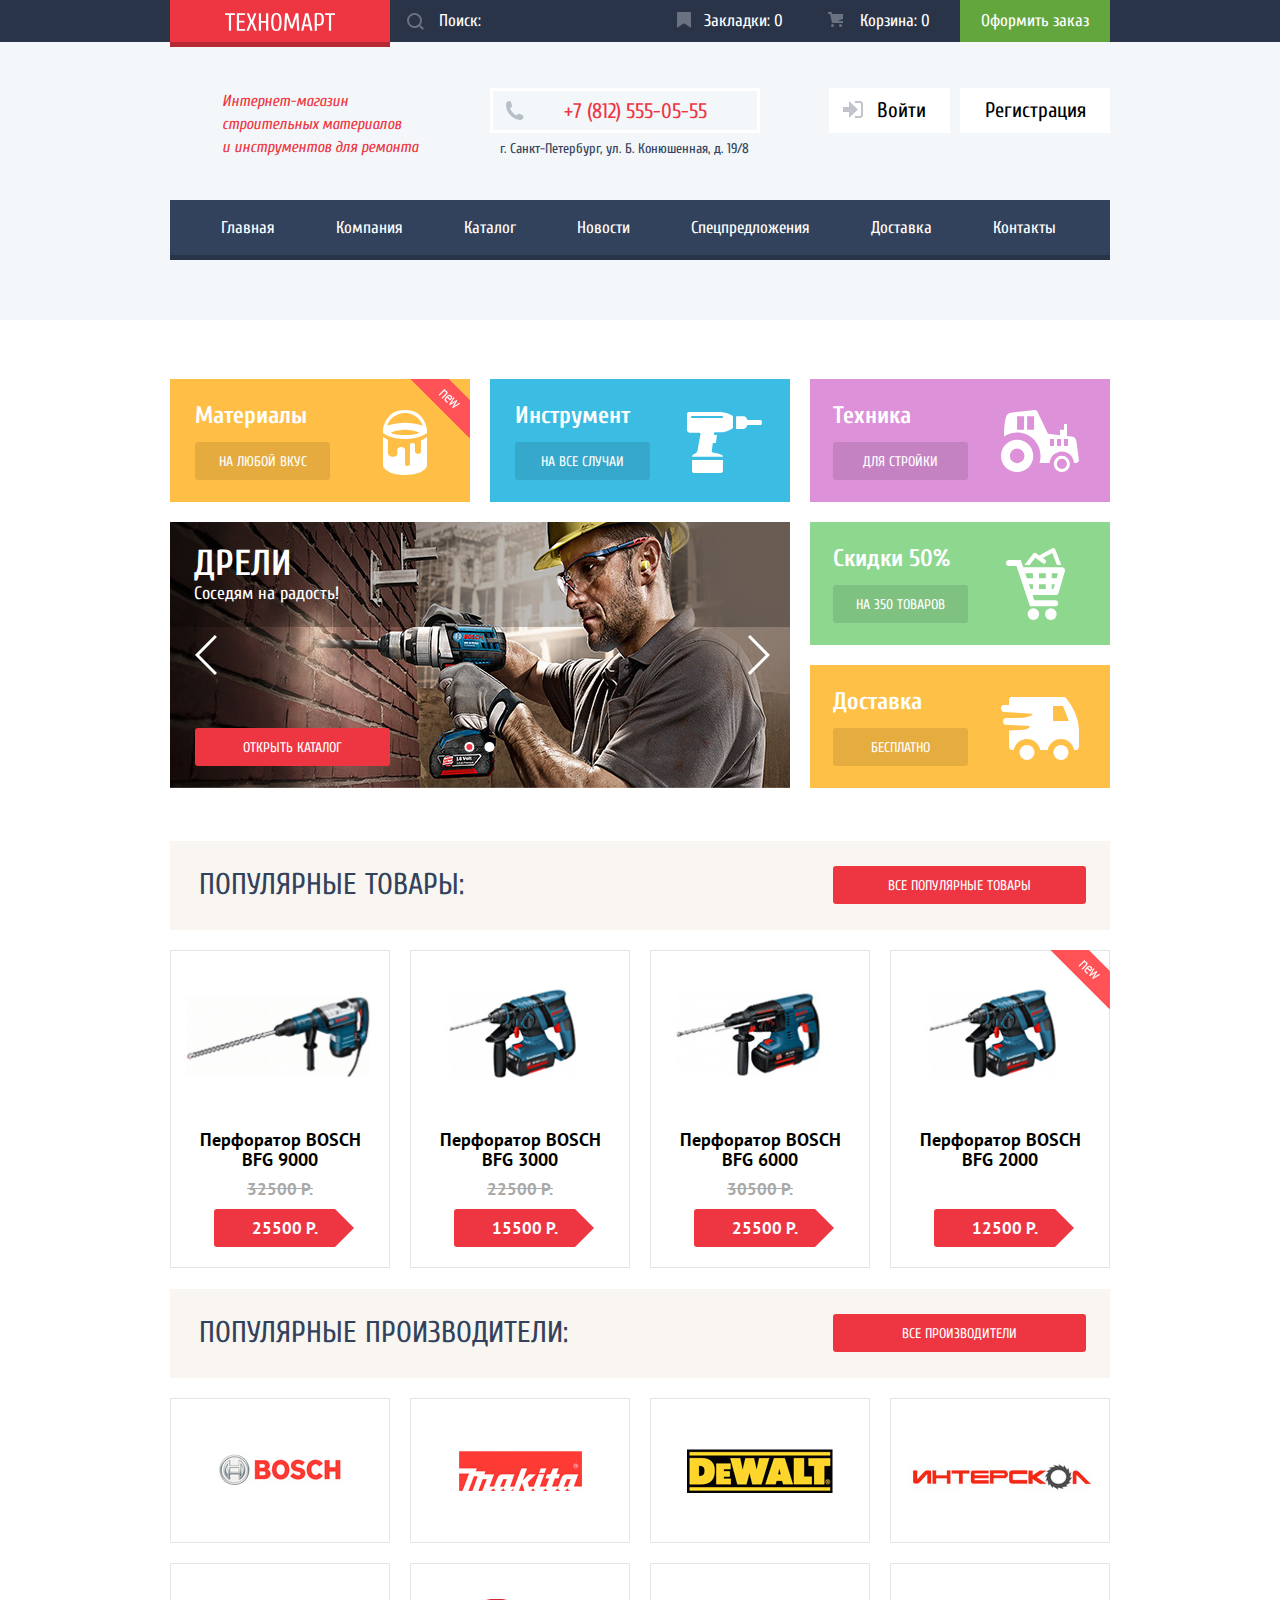
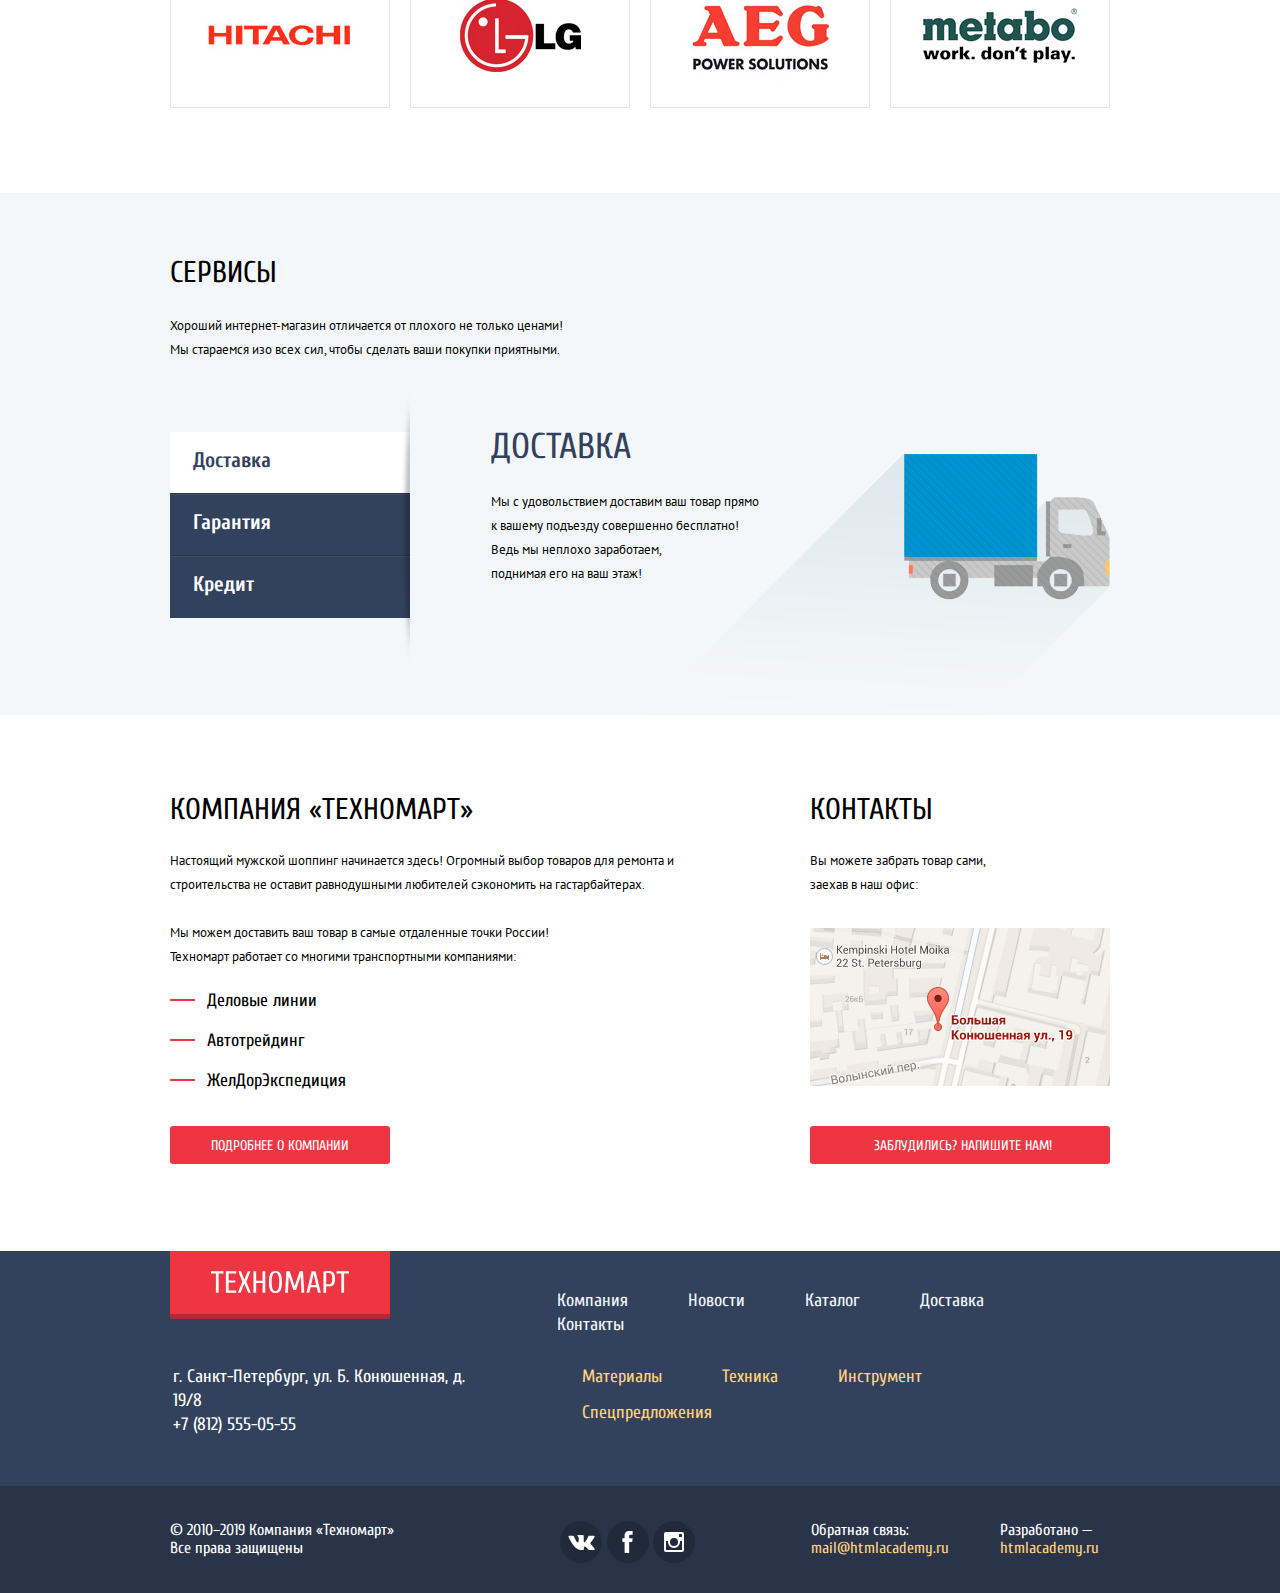
<file: index.html>
<!DOCTYPE html>
<html lang="ru">
<head>
    <meta charset="utf-8">
    <meta name="format-detection" content="telephone=no">
    <title>Интернет-магазин «Техномарт»</title>    
    <link href="https://fonts.googleapis.com/css?family=Cuprum:400,400i,700&amp;subset=cyrillic" rel="stylesheet">
    <link href="https://fonts.googleapis.com/css?family=PT+Sans:400,700&amp;subset=cyrillic" rel="stylesheet">    
    <link rel="stylesheet" href="css/normalize.css">
    <link rel="stylesheet" href="css/style.min.css">
</head>
<body>
    <header class="main-header">
        <div class="pre-header">
            <div class="container"> 
                <a class="header-logo logo" href="#">
                    <img src="img/svg/icon-logo.svg" width="110" height="18" alt="Логотип интернет-магазина «Техномарт»">
                </a>
                <form>                   
                    <label for="search-form" class="visually-hidden">Поиск:</label>  
                    <input type="search" name="search" placeholder="Поиск:" class="search-form" id="search-form">
                    <div class="search-icon">
                        <svg xmlns="http://www.w3.org/2000/svg" width="17" height="17" viewBox="0 0 17 17"><path fill="#ffffff" d="M17 15.586l-3.542-3.542A7.465 7.465 0 0 0 15 7.5 7.5 7.5 0 1 0 7.5 15c1.71 0 3.282-.579 4.544-1.542L15.586 17 17 15.586zM2 7.5C2 4.467 4.467 2 7.5 2 10.532 2 13 4.467 13 7.5c0 3.032-2.468 5.5-5.5 5.5A5.506 5.506 0 0 1 2 7.5z"/></svg>
                    </div>                      
                </form>                
                <div class="order-navigation">
                    <a href="#" class="bookmarks-link">Закладки: 0</a>
                    <a href="#" class="basket-link">Корзина: 0</a>
                    <a href="#" class="order-link">Оформить заказ</a>
                </div>
            </div>
        </div>          
        <div class="header-primary">
            <div class="container">
                <div class="header-primary-wrapper">
                    <h1><span>Интернет-магазин строительных материалов</span> и инструментов для ремонта</h1>              
                    <div class="header-contacts">
                        <p class="header-telephone">+7 (812) 555-05-55</p>
                        <p class="header-address">г. Санкт-Петербург, ул. Б. Конюшенная, д. 19/8</p>
                    </div>
                    <ul class="main-user-navigation">
                        <li><a href="#" class="login-link">Войти</a></li>
                        <li><a href="#" class="register-link">Регистрация</a></li>
                    </ul>                
                </div>                      
                <nav class="main-navigation">
                    <ul class="site-navigation">
                        <li><a href="#">Главная</a></li>
                        <li><a href="#">Компания</a></li>
                        <li><a href="catalog.html">Каталог</a></li>
                        <li><a href="#">Новости</a></li>
                        <li><a href="#">Спецпредложения</a></li>
                        <li><a href="#">Доставка</a></li>
                        <li><a href="#">Контакты</a></li>
                    </ul>
                </nav>   
            </div>             
        </div> 
    </header>
    <main>
        <div class="container">
            <section class="main-benefits">
                <h2 class="visually-hidden">Спецпредложения</h2>
                <ul class="main-benefits-wrapper">                    
                    <li class="benefits main-benefits-stuff">
                        <div class="flag flag-new">новинка</div>
                        <h3>Материалы</h3>
                        <a href="" class="button-benefits">На любой вкус</a>
                    </li>
                    <li class="benefits main-benefits-tool">
                        <div class="flag">новинка</div>
                        <h3>Инструмент</h3>
                        <a href="" class="button-benefits">На все случаи</a>
                    </li>
                    <li class="benefits main-benefits-technics">
                        <div class="flag">новинка</div>
                        <h3>Техника</h3>
                        <a href="" class="button-benefits">Для стройки</a>
                    </li>                      
                    <li class="main-benefits-slider">
                        <input class="visually-hidden" type="radio" id="benefit-1" name="toggle-benefit" checked>
                        <input class="visually-hidden" type="radio" id="benefit-2" name="toggle-benefit">        
                        <div class="slider-controls-benefits">
                            <label class="slider-controls-benefit--1" for="benefit-1">Первый слайд</label>
                            <label class="slider-controls-benefit--2" for="benefit-2">Второй слайд</label>
                        </div>
                        <button class="slider-benefit-next"><span class="visually-hidden">Следующий слайд</span></button>
                        <button class="slider-benefit-prev"><span class="visually-hidden">Предыдущий слайд</span></button>
                        <ul class="slider-list-benefits">
                            <li class="slider-benefit">
                                <h3>Дрели</h3>
                                <b>Соседям на радость!</b>
                                <a href="catalog.html" class="red-button slider-button">Открыть каталог</a>
                            </li>
                            <li class="slider-benefit">
                                <h3>Перфораторы</h3>
                                <b>Настоящие мужские игрушки</b>
                                <a href="catalog.html" class="red-button slider-button">Открыть каталог</a>
                            </li>
                        </ul>                                 
                    </li>  
                    <li>
                        <div class="benefits main-benefits-discount">
                            <div class="flag">новинка</div>
                            <h3>Скидки 50%</h3>
                            <a href="" class="button-benefits">На 350 товаров</a>
                        </div>
                        <div class="benefits main-benefits-delivery">
                            <div class="flag">новинка</div>
                            <h3>Доставка</h3>
                            <a href="" class="button-benefits">Бесплатно</a>
                        </div>
                    </li> 
                </ul>                   
            </section>              
            <section class="popular-item">
                <div class="popular-item-top">
                    <h2>Популярные товары:</h2>
                    <a href="#" class="red-button">Все популярные товары</a>
                </div>
                <ul class="main-catalog catalog-list">
                    <li class="catalog-item" tabindex="0">
                        <div class="flag">новинка</div>
                        <div class="actions">
                            <a href="buying.html" class="buy-button">Купить</a>
                            <a href="#" class="marker-button">В закладки</a>
                        </div>                      
                        <div class="catalog-item-image">
                            <img src="img/perforator-1.jpg" width="218" height="170" alt="Перфоратор BOSCH BFG 9000">
                        </div>
                        <h3 class="catalog-item-title">Перфоратор BOSCH BFG 9000</h3>
                        <p class="item-old-price">32500 Р.</p> 
                        <p class="item-new-price">25500 Р.</p>
                    </li>
                    <li class="catalog-item" tabindex="0">
                        <div class="flag">новинка</div>     
                        <div class="actions">
                            <a href="buying.html" class="buy-button">Купить</a>
                            <a href="#" class="marker-button">В закладки</a>
                        </div>                  
                        <div class="catalog-item-image">
                            <img src="img/perforator-2.jpg" width="218" height="170" alt="Перфоратор BOSCH BFG 3000">
                        </div>
                        <h3 class="catalog-item-title">Перфоратор BOSCH BFG 3000</h3>
                        <p class="item-old-price">22500 Р.</p> 
                        <p class="item-new-price">15500 Р.</p>
                    </li>
                    <li class="catalog-item" tabindex="0">
                        <div class="flag">новинка</div>    
                        <div class="actions">
                            <a href="buying.html" class="buy-button">Купить</a>
                            <a href="#" class="marker-button">В закладки</a>
                        </div>                   
                        <div class="catalog-item-image">
                            <img src="img/perforator-3.jpg" width="218" height="170" alt="Перфоратор BOSCH BFG 6000">
                        </div>
                        <h3 class="catalog-item-title">Перфоратор BOSCH BFG 6000</h3>
                        <p class="item-old-price">30500 Р.</p> 
                        <p class="item-new-price">25500 Р.</p>
                    </li>
                    <li class="catalog-item" tabindex="0">   
                        <div class="flag flag-new">новинка</div>
                        <div class="actions">
                            <a href="buying.html" class="buy-button">Купить</a>
                            <a href="#" class="marker-button">В закладки</a>
                        </div>                   
                        <div class="catalog-item-image">
                            <img src="img/perforator-2.jpg" width="218" height="170" alt="Перфоратор BOSCH BFG 2000">
                        </div> 
                        <h3 class="catalog-item-title">Перфоратор BOSCH BFG 2000</h3>
                        <p class="item-old-price"></p> 
                        <p class="item-new-price">12500 Р.</p>
                    </li>                       
                </ul>
            </section>              
            <section class="popular-brand">
                <div class="popular-brand-top">
                    <h2>Популярные производители:</h2>
                    <a href="#" class="red-button">Все производители</a>
                </div>                       
                <ul class="brand-list">
                    <li class="brand-list__element"><a href=""><img src="img/brand-bosch.jpg" alt="Bosch" width="126" height="37"></a></li>
                    <li class="brand-list__element"><a href=""><img src="img/brand-makita.jpg" alt="Makita" width="123" height="40"></a></li>
                    <li class="brand-list__element"><a href=""><img src="img/brand-dewalt.jpg" alt="Dewalt" width="146" height="44"></a></li>
                    <li class="brand-list__element"><a href=""><img src="img/brand-interskol.jpg" alt="Интерскол" width="200" height="88"></a></li>
                    <li class="brand-list__element"><a href=""><img src="img/brand-hitachi.jpg" alt="Hitachi" width="169" height="31"></a></li>
                    <li class="brand-list__element"><a href=""><img src="img/brand-lg.jpg" alt="LG" width="121" height="73"></a></li>
                    <li class="brand-list__element"><a href=""><img src="img/brand-aeg.jpg" alt="AEG" width="151" height="96"></a></li>
                    <li class="brand-list__element"><a href=""><img src="img/brand-metabo.jpg" alt="Metabo" width="204" height="69"></a></li>
                </ul>              
            </section>
        </div>          
        <section class="main-services">
            <div class="container">
                <div class="main-services-top">
                    <h2>Сервисы</h2>              
                    <p>Хороший интернет-магазин отличается от плохого не только ценами! Мы стараемся изо всех сил, чтобы сделать ваши покупки приятными.</p>
                </div>
                <div class="main-services-wrapper">
                    <input class="visually-hidden" type="radio" id="service-1" name="toggle-service" checked>
                    <input class="visually-hidden" type="radio" id="service-2" name="toggle-service">
                    <input class="visually-hidden" type="radio" id="service-3" name="toggle-service">
                    <ul class="services-navigation slider-controls-services">
                        <li><label class="slider-controls-service--1" for="service-1">Доставка</label></li>
                        <li><label class="slider-controls-service--2" for="service-2">Гарантия</label></li>
                        <li><label class="slider-controls-service--3" for="service-3">Кредит</label></li>
                    </ul>
                    <ul class="main-services-right slider-list-services">
                        <li class="slider-service slider-service--1">
                            <h3>Доставка</h3>
                            <p>Мы с удовольствием доставим ваш товар прямо к вашему подъезду совершенно бесплатно!</p>
                            <p>Ведь мы неплохо заработаем, <br> поднимая его на ваш этаж!</p>
                        </li>
                        <li class="slider-service slider-service--2">
                            <h3>Гарантия</h3>
                            <p>Если купленный у нас товар поломается или заискрит, <br> а также в случае пожара, спровоцированного его возгаранием,  вы всегда можете быть уверены в нашей гарантии. Мы обменяем сгоревший товар на новый. <br> Дом уж восстановите как-нибудь сами.</p>
                        </li>
                        <li class="slider-service slider-service--3">
                            <h3>Кредит</h3>
                            <p>Залезть в долговую яму стало проще! Кредитные консультанты придут вам на помощь.</p>
                            <a class="slider-item-button red-button" href="#">Отправить заявку</a>
                        </li>                             
                    </ul>   
                </div>    
            </div>
        </section>
        <div class="container">
            <div class="main-down-wrapper">
                <section class="extra-benefits">
                    <h2>Компания «Техномарт»</h2>
                    <p>Настоящий мужской шоппинг начинается здесь! Огромный выбор товаров для ремонта и строительства не оставит равнодушными любителей сэкономить на гастарбайтерах.</p>
                    <p>Мы можем доставить ваш товар в самые отдаленные точки России! Техномарт работает со многими транспортными компаниями: </p>
                    <ul class="delivery-option">
                        <li>Деловые линии</li>
                        <li>Автотрейдинг</li>
                        <li>ЖелДорЭкспедиция</li>
                    </ul>
                    <a class="red-button" href="#">Подробнее о компании</a>
                </section>
                <section class="main-contacts">
                    <h2>Контакты</h2>
                    <p>Вы можете забрать товар сами, заехав в наш офис:</p>
                    <figure class="map-address">
                        <a href="img/map-popup.jpg" class="button-map">
                            <img src="img/map.jpg" width="300" height="158" alt="Офис на карте">
                        </a>
                    </figure>
                    <a class="red-button contact-button" href="writeus.html">Заблудились? Напишите нам!</a>
                </section>
            </div>
        </div>    
    </main>   
    <footer class="main-footer">
        <div class="pre-footer">
            <div class="container">                         
                <div class="footer-top-wrapper">
                    <a class="footer-logo logo">
                        <img src="img/svg/icon-logo.svg" width="138" height="23" alt="Логотип интернет-магазина «Техномарт»">
                    </a>
                    <ul class="footer-top-menu">
                        <li><a href="#">Компания</a></li>
                        <li><a href="#">Новости</a></li>
                        <li><a href="catalog.html">Каталог</a></li>
                        <li><a href="#">Доставка</a></li>
                        <li><a href="#">Контакты</a></li>
                    </ul>
                </div>                
                <div class="footer-down-wrapper">                                       
                    <div class="footer-contacts">
                        <p>г. Санкт-Петербург, ул. Б. Конюшенная, д. 19/8</p>
                        <p>+7 (812) 555-05-55</p>
                    </div> 
                    <ul class="footer-down-menu">
                        <li><a href="#">Материалы</a></li>
                        <li><a href="#">Техника</a></li>
                        <li><a href="#">Инструмент</a></li>
                        <li><a href="#">Спецпредложения</a></li>
                    </ul>
                </div>
            </div>
        </div>   
        <div class="footer-primary">
            <div class="container">  
                <p class="copyright">© 2010–2019 Компания «Техномарт» Все права защищены</p>
                <ul class="footer-social">
                    <li><a class="social-button" href="#"><span class="visually-hidden">Вконтакте</span>
                        <svg xmlns="http://www.w3.org/2000/svg" width="27" height="15" viewBox="0 0 26.14 14.91"><path d="M26 13.47l-.09-.17a13.55 13.55 0 0 0-2.6-3q-.87-.83-1.1-1.12A1 1 0 0 1 22 8a10.27 10.27 0 0 1 1.22-1.78l.88-1.16q2.35-3.13 2-4L26 .94a.8.8 0 0 0-.4-.22 2.14 2.14 0 0 0-.87 0h-3.92a.51.51 0 0 0-.27 0h-.3a.6.6 0 0 0-.15.14.93.93 0 0 0-.14.24 22.22 22.22 0 0 1-1.46 3.06q-.5.84-.93 1.46a7 7 0 0 1-.71.91 4.94 4.94 0 0 1-.52.47q-.23.18-.35.15l-.23-.05a.9.9 0 0 1-.31-.33 1.49 1.49 0 0 1-.16-.53v-.55-.65-.57-1.12-1-.75a3.14 3.14 0 0 0 0-.62 2.12 2.12 0 0 0-.14-.44.73.73 0 0 0-.28-.33 1.57 1.57 0 0 0-.46-.18A9 9 0 0 0 12.57 0a8.93 8.93 0 0 0-3.25.33 1.83 1.83 0 0 0-.52.41q-.25.3-.07.33a1.67 1.67 0 0 1 1.16.59l.08.16a2.6 2.6 0 0 1 .19.63 6.32 6.32 0 0 1 .12 1 10.59 10.59 0 0 1 0 1.7q-.07.71-.13 1.1a2.21 2.21 0 0 1-.18.64 2.69 2.69 0 0 1-.16.3l-.07.07a1 1 0 0 1-.37.07.86.86 0 0 1-.46-.19 3.27 3.27 0 0 1-.56-.52 7 7 0 0 1-.66-.93q-.37-.6-.76-1.42l-.22-.39q-.2-.38-.56-1.11t-.62-1.43A.9.9 0 0 0 5.2.9h-.07a.93.93 0 0 0-.22-.16A1.44 1.44 0 0 0 4.6.65L.87.68A1 1 0 0 0 .1.94L0 1a.44.44 0 0 0 0 .22 1.08 1.08 0 0 0 .08.37Q.9 3.53 1.86 5.31t1.66 2.87Q4.23 9.27 5 10.24t1 1.24l.37.41.34.33a8.06 8.06 0 0 0 1 .78 16.34 16.34 0 0 0 1.4.9 7.6 7.6 0 0 0 1.79.72 6.19 6.19 0 0 0 2 .22h1.57a1.08 1.08 0 0 0 .72-.3l.05-.07a.9.9 0 0 0 .1-.25 1.38 1.38 0 0 0 0-.37 4.48 4.48 0 0 1 .09-1.05 2.77 2.77 0 0 1 .23-.71 1.74 1.74 0 0 1 .29-.4 1.19 1.19 0 0 1 .23-.2h.11a.86.86 0 0 1 .77.21 4.52 4.52 0 0 1 .83.79q.39.47.93 1.05a6.41 6.41 0 0 0 1 .87l.27.16a3.31 3.31 0 0 0 .71.3 1.53 1.53 0 0 0 .76.07l3.48-.05a1.58 1.58 0 0 0 .8-.17.68.68 0 0 0 .34-.37 1.06 1.06 0 0 0 0-.46 1.71 1.71 0 0 0-.1-.36z" fill="#fff"></path></svg>
                    </a></li>
                    <li><a class="social-button" href="#"><span class="visually-hidden">Фейсбук</span>
                        <svg xmlns="http://www.w3.org/2000/svg" width="19" height="22" viewBox="0 0 10.15 21.74"><path d="M3.34 1.12A4.77 4.77 0 0 1 6.53 0h3.61v3.81H7.81a1.07 1.07 0 0 0-1.09.83v2.55h3.42c-.08 1.23-.24 2.45-.41 3.67h-3v10.87H2.21V10.86H0V7.21h2.19V3.66a3.83 3.83 0 0 1 1.15-2.54z" fill="#fff"></path></svg>
                    </a></li>
                    <li><a class="social-button" href="#"><span class="visually-hidden">Инстаграм</span>
                        <svg xmlns="http://www.w3.org/2000/svg" width="20" height="20" viewBox="0 0 20 20"><path d="M18 0H2a2 2 0 0 0-2 2v16a2 2 0 0 0 2 2h16a2 2 0 0 0 2-2V2a2 2 0 0 0-2-2zm-8 6a4 4 0 1 1-4 4 4 4 0 0 1 4-4zM2.5 18a.47.47 0 0 1-.5-.5V9h2.1a3.4 3.4 0 0 0-.1 1 6 6 0 1 0 12 0 3.4 3.4 0 0 0-.1-1H18v8.5a.47.47 0 0 1-.5.5zM18 4.5a.47.47 0 0 1-.5.5h-2a.47.47 0 0 1-.5-.5v-2a.47.47 0 0 1 .5-.5h2a.47.47 0 0 1 .5.5z" fill="#fff"></path></svg>
                    </a></li>                        
                </ul>
                <div class="footer-primary-right">     
                    <p> 
                        Обратная связь: 
                        <a href="#">mail@htmlacademy.ru</a>               
                    </p>
                    <p>  
                       Разработано — 
                       <a href="https://htmlacademy.ru/intensive/htmlcss">htmlacademy.ru</a>
                    </p>
                </div>
            </div> 
        </div>
    </footer>
    
    <section class="modal modal-contact">
        <h2 class="visually-hidden">Форма обратной связи</h2>
        <form class="contact-form">
            <div class="modal-contact-top">
                <p class="modal-user-login">
                    <label for="user-login">Ваше имя:</label>
                    <input type="text" class="" id="user-login" name="login" placeholder="Имя Фамилия">
                </p>
                <p class="modal-user-mail">
                    <label for="user-mail">Ваш e-mail:</label>
                    <input type="text" class="" id="user-mail" name="mail" placeholder="email@example.com">
                </p>
                <p class="modal-user-message">
                    <label for="user-message">Текст письма:</label>
                    <textarea id="user-message" class="" name="message" rows="5" placeholder="В свободной форме"></textarea>
                </p>
            </div>
            <div class="modal-contact-down">
                <button class="send-button red-button" type="submit">Отправить</button>
            </div>
        </form>        
        <button class="modal-close" type="button">Закрыть</button>
    </section>
    
    <section class="modal modal-map">
        <h2 class="visually-hidden">Как до нас добраться</h2>
        <iframe src="https://www.google.com/maps/embed?pb=!1m18!1m12!1m3!1d1998.6037999040354!2d30.322010416394033!3d59.938716271971415!2m3!1f0!2f0!3f0!3m2!1i1024!2i768!4f13.1!3m3!1m2!1s0x4696310fca5ba729%3A0xea9c53d4493c879f!2sBolshaya+Konyushennaya+ul.%2C+19%2C+Sankt-Peterburg%2C+Russia%2C+191186!5e0!3m2!1sen!2s!4v1441888483426" width="940" height="446" allowfullscreen></iframe>
        <p><img src="img/map-popup.jpg" width="940" height="446" alt="Офис компании по адресу ул. Большая Конюшенная 19/8, Санкт-Петербург"></p>
        <button class="modal-close" type="button">Закрыть</button>
    </section>
    
    <section class="modal-buy">
        <h2 class="visually-hidden">Форма покупки товара</h2>
        <div class="modal-buy-top">
            <p>Товар добавлен в корзину!</p>
        </div> 
        <div class="modal-buy-down">
            <a href="#" class="red-button">Оформить заказ</a>
            <a href="#" class="white-button">Продолжить покупки</a>              
        </div>
        <button class="modal-close" type="button">Закрыть</button>            
    </section>
    
    <script src="js/script.min.js"></script>
</body>
</html>
</file>
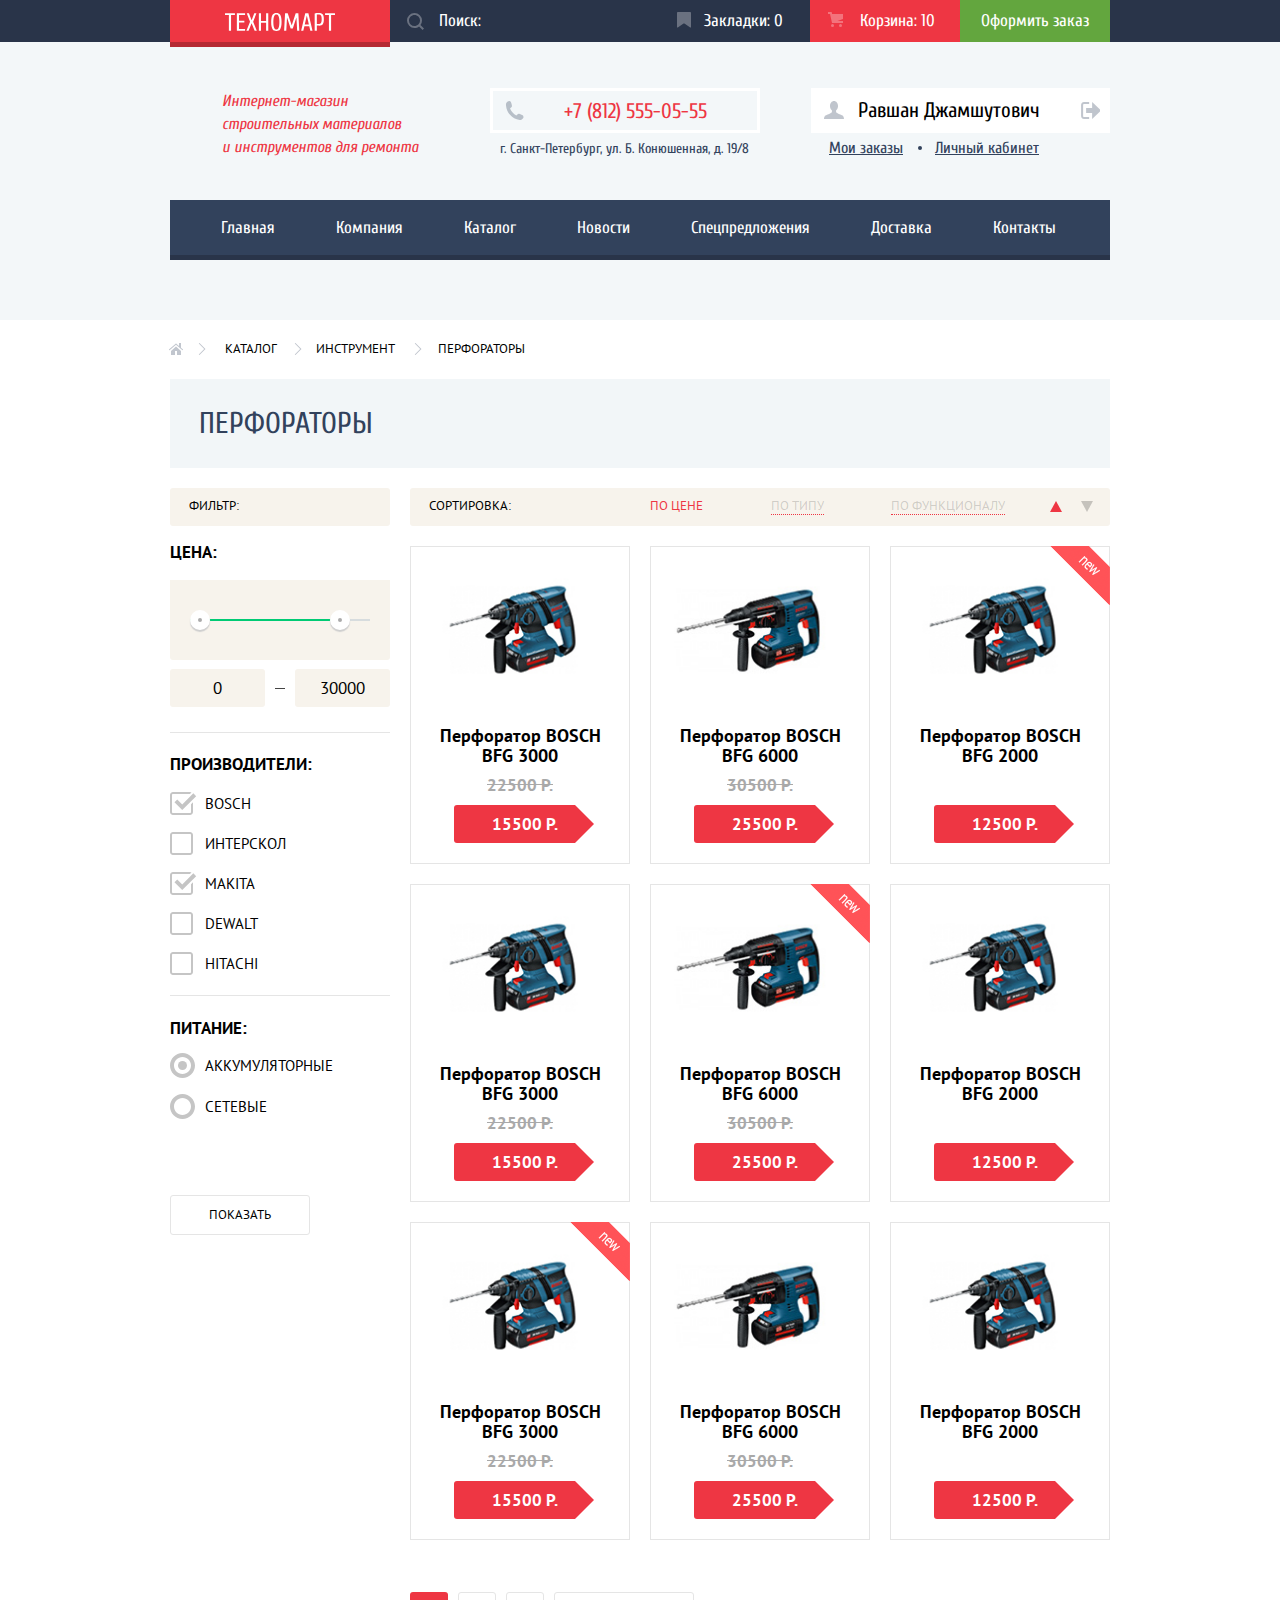
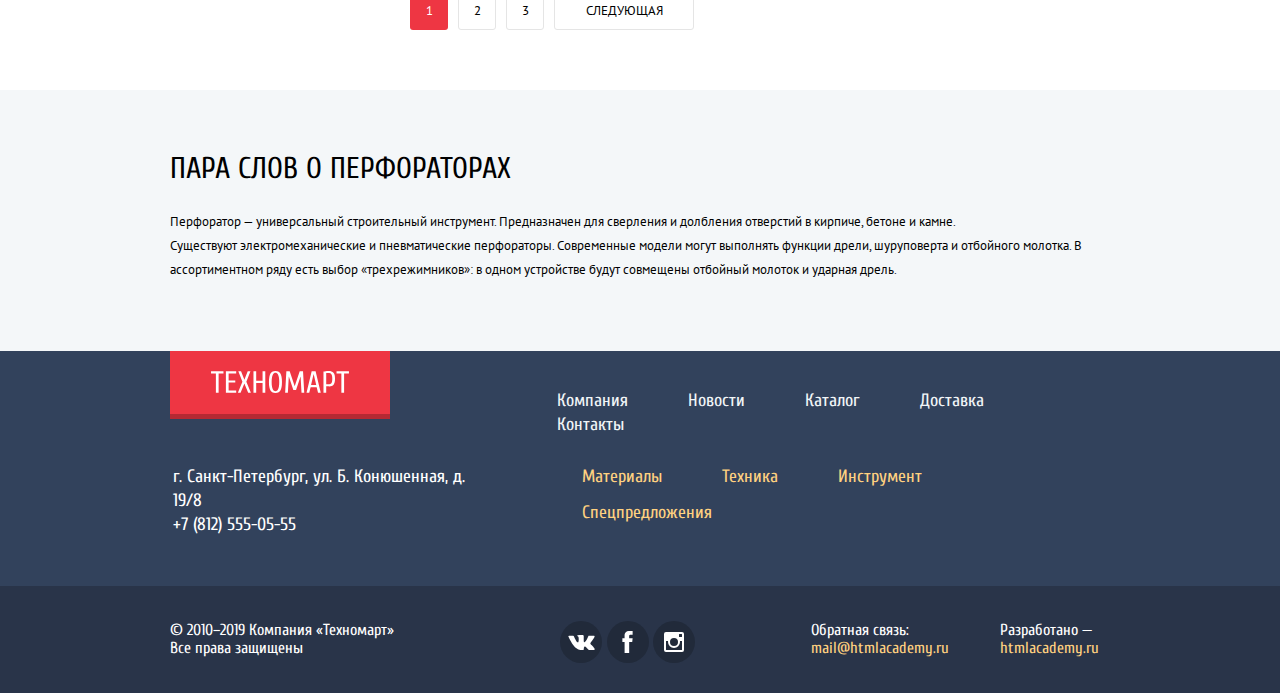
<file: catalog.html>
<!DOCTYPE html>
<html lang="ru">
<head>
    <meta charset="utf-8">
    <meta name="format-detection" content="telephone=no">
    <title>Купить перфораторы в интернет магазине «Техномарт»</title>
    <link href="https://fonts.googleapis.com/css?family=Cuprum:400,400i,700&amp;subset=cyrillic" rel="stylesheet">
    <link href="https://fonts.googleapis.com/css?family=PT+Sans:400,700&amp;subset=cyrillic" rel="stylesheet">
    <link rel="stylesheet" href="css/normalize.css">
    <link rel="stylesheet" href="css/style.min.css">
</head>
<body>
    <header class="main-header">
        <div class="pre-header">
            <div class="container">  
                <a class="header-logo logo" href="index.html">
                    <img src="img/svg/icon-logo.svg" width="111" height="18" alt="Логотип интернет-магазина «Техномарт»">
                </a>                
                <form>
                    <label class="visually-hidden">Поиск:</label>
                    <input type="search" name="search" placeholder="Поиск:" class="search-form">
                    <div class="search-icon">
                        <svg xmlns="http://www.w3.org/2000/svg" width="17" height="17" viewBox="0 0 17 17"><path fill="#ffffff" d="M17 15.586l-3.542-3.542A7.465 7.465 0 0 0 15 7.5 7.5 7.5 0 1 0 7.5 15c1.71 0 3.282-.579 4.544-1.542L15.586 17 17 15.586zM2 7.5C2 4.467 4.467 2 7.5 2 10.532 2 13 4.467 13 7.5c0 3.032-2.468 5.5-5.5 5.5A5.506 5.506 0 0 1 2 7.5z"/></svg>
                    </div> 
                </form>
                <div class="order-navigation">
                    <a href="#" class="bookmarks-link">Закладки: 0</a>
                    <a href="#" class="page-basket order-active">Корзина: 10</a>
                    <a href="#" class="order-link">Оформить заказ</a>
                </div>
            </div>
        </div>
        <div class="header-primary">
            <div class="container">
                <div class="header-primary-wrapper">
                    <p class="page-headlines"><span>Интернет-магазин строительных материалов</span> и инструментов для ремонта</p>                   
                    <div class="header-contacts">                    
                        <p class="header-telephone">+7 (812) 555-05-55</p>
                        <p class="header-address">г. Санкт-Петербург, ул. Б. Конюшенная, д. 19/8</p>
                    </div> 
                    <div>
                        <div class="page-user-control">
                            <a href="#" class="user-name">Равшан Джамшутович</a>
                            <a href="#" class="user-exit"><span class="visually-hidden">Выйти из личного кабинета</span></a>
                        </div>             
                        <ul class="page-user-navigation">                         
                            <li class="user-orders">
                                <a href="#">Мои заказы</a>
                            </li>
                            <li class="user-profile">
                                <a href="#">Личный кабинет</a>
                            </li>
                        </ul>
                    </div>
                </div>
                <nav class="main-navigation">
                    <ul class="site-navigation">
                        <li><a href="index.html">Главная</a></li>
                        <li><a href="#">Компания</a></li>
                        <li><a href="#">Каталог</a></li>
                        <li><a href="#">Новости</a></li>
                        <li><a href="#">Спецпредложения</a></li>
                        <li><a href="#">Доставка</a></li>
                        <li><a href="#">Контакты</a></li>
                    </ul>
                </nav>
            </div> 
        </div>   
    </header>
    <main>
      <div class="container">
           <ul class="breadcrumbs">
                <li><a href="#">Каталог</a></li>
                <li><a href="#">Инструмент</a></li>
                <li>Перфораторы</li>
            </ul>
            <div class="main-page-top">
                <h1 class="page-title">Перфораторы</h1>
            </div>
            <div class="main-page-wrapper">
                <section class="filters">
                    <div class="filters-top">
                        <h2>Фильтр:</h2>
                    </div>
                    <form class="filter">
                       <fieldset class="filter-price">
                           <legend>Цена:</legend>
                           <div class="range-filter">
                               <div class="range-controls">
                                    <div class="scale">
                                         <div class="bar"></div>
                                    </div>
                                    <button class="toggle toggle-min"><span class="visually-hidden">Минимальная цена</span></button>
                                    <button class="toggle toggle-max"><span class="visually-hidden">Максимальная цена</span></button>
                               </div>
                               <div class="price-controls">
                                     <label for="min-price" class="visually-hidden">от</label>
                                     <input name="min-price" id="min-price" class="min-price" type="text" value="0">
                                     <label for="max-price" class="visually-hidden">до </label>
                                     <input name="max-price" id="max-price" class="max-price" type="text" value="30000">
                               </div>
                           </div>
                       </fieldset>
                       <fieldset class="filter-brand">
                            <legend>Производители:</legend>
                            <ul>
                                <li class="filter-option">
                                    <input type="checkbox" class="visually-hidden filter-input-checkbox" name="bosch" id="filter-bosch" checked>
                                    <label for="filter-bosch">
                                        <span class="checkbox checkbox-off">
                                            <svg xmlns="http://www.w3.org/2000/svg" width="23" height="23" viewBox="0 0 23 23"><path fill="#c5c5c5" d="M20 2c.542 0 1 .458 1 1v17c0 .542-.458 1-1 1H3c-.542 0-1-.458-1-1V3c0-.542.458-1 1-1h17m0-2H3C1.35 0 0 1.35 0 3v17c0 1.65 1.35 3 3 3h17c1.65 0 3-1.35 3-3V3c0-1.65-1.35-3-3-3z"/></svg>
                                        </span>
                                        <span class="checkbox checkbox-on">
                                            <svg xmlns="http://www.w3.org/2000/svg" width="27" height="23" viewBox="0 0 27 23"><path fill="#c5c5c5" d="M7.285 7.486l-2.829 2.829 7.783 7.783L26.171 4.166l-2.828-2.829-11.104 11.102z"/><path fill="#c5c5c5" d="M21 20c0 .542-.458 1-1 1H3c-.542 0-1-.458-1-1V3c0-.542.458-1 1-1h16.908L21.493.415A2.96 2.96 0 0 0 20 0H3C1.35 0 0 1.35 0 3v17c0 1.65 1.35 3 3 3h17c1.65 0 3-1.35 3-3v-9.829l-2 2V20z"/></svg>    
                                        </span>
                                        Bosch
                                    </label>
                                </li>
                                <li class="filter-option">
                                    <input type="checkbox" class="visually-hidden filter-input-checkbox" name="interskol" id="filter-interskol">
                                    <label for="filter-interskol">
                                        <span class="checkbox checkbox-off">
                                            <svg xmlns="http://www.w3.org/2000/svg" width="23" height="23" viewBox="0 0 23 23"><path fill="#c5c5c5" d="M20 2c.542 0 1 .458 1 1v17c0 .542-.458 1-1 1H3c-.542 0-1-.458-1-1V3c0-.542.458-1 1-1h17m0-2H3C1.35 0 0 1.35 0 3v17c0 1.65 1.35 3 3 3h17c1.65 0 3-1.35 3-3V3c0-1.65-1.35-3-3-3z"/></svg>
                                        </span>
                                        <span class="checkbox checkbox-on">
                                            <svg xmlns="http://www.w3.org/2000/svg" width="27" height="23" viewBox="0 0 27 23"><path fill="#c5c5c5" d="M7.285 7.486l-2.829 2.829 7.783 7.783L26.171 4.166l-2.828-2.829-11.104 11.102z"/><path fill="#c5c5c5" d="M21 20c0 .542-.458 1-1 1H3c-.542 0-1-.458-1-1V3c0-.542.458-1 1-1h16.908L21.493.415A2.96 2.96 0 0 0 20 0H3C1.35 0 0 1.35 0 3v17c0 1.65 1.35 3 3 3h17c1.65 0 3-1.35 3-3v-9.829l-2 2V20z"/></svg>    
                                        </span>
                                        Интерскол
                                    </label>
                                </li>
                                <li class="filter-option">
                                    <input type="checkbox" class="visually-hidden filter-input-checkbox" name="makita" id="filter-makita" checked>
                                    <label for="filter-makita">
                                        <span class="checkbox checkbox-off">
                                            <svg xmlns="http://www.w3.org/2000/svg" width="23" height="23" viewBox="0 0 23 23"><path fill="#c5c5c5" d="M20 2c.542 0 1 .458 1 1v17c0 .542-.458 1-1 1H3c-.542 0-1-.458-1-1V3c0-.542.458-1 1-1h17m0-2H3C1.35 0 0 1.35 0 3v17c0 1.65 1.35 3 3 3h17c1.65 0 3-1.35 3-3V3c0-1.65-1.35-3-3-3z"/></svg>
                                        </span>
                                        <span class="checkbox checkbox-on">
                                            <svg xmlns="http://www.w3.org/2000/svg" width="27" height="23" viewBox="0 0 27 23"><path fill="#c5c5c5" d="M7.285 7.486l-2.829 2.829 7.783 7.783L26.171 4.166l-2.828-2.829-11.104 11.102z"/><path fill="#c5c5c5" d="M21 20c0 .542-.458 1-1 1H3c-.542 0-1-.458-1-1V3c0-.542.458-1 1-1h16.908L21.493.415A2.96 2.96 0 0 0 20 0H3C1.35 0 0 1.35 0 3v17c0 1.65 1.35 3 3 3h17c1.65 0 3-1.35 3-3v-9.829l-2 2V20z"/></svg>    
                                        </span>
                                        Makita
                                    </label>
                                </li>
                                <li class="filter-option">
                                    <input type="checkbox" class="visually-hidden filter-input-checkbox" name="dewalt" id="filter-dewalt">
                                    <label for="filter-dewalt">
                                        <span class="checkbox checkbox-off">
                                            <svg xmlns="http://www.w3.org/2000/svg" width="23" height="23" viewBox="0 0 23 23"><path fill="#c5c5c5" d="M20 2c.542 0 1 .458 1 1v17c0 .542-.458 1-1 1H3c-.542 0-1-.458-1-1V3c0-.542.458-1 1-1h17m0-2H3C1.35 0 0 1.35 0 3v17c0 1.65 1.35 3 3 3h17c1.65 0 3-1.35 3-3V3c0-1.65-1.35-3-3-3z"/></svg>
                                        </span>
                                        <span class="checkbox checkbox-on">
                                            <svg xmlns="http://www.w3.org/2000/svg" width="27" height="23" viewBox="0 0 27 23"><path fill="#c5c5c5" d="M7.285 7.486l-2.829 2.829 7.783 7.783L26.171 4.166l-2.828-2.829-11.104 11.102z"/><path fill="#c5c5c5" d="M21 20c0 .542-.458 1-1 1H3c-.542 0-1-.458-1-1V3c0-.542.458-1 1-1h16.908L21.493.415A2.96 2.96 0 0 0 20 0H3C1.35 0 0 1.35 0 3v17c0 1.65 1.35 3 3 3h17c1.65 0 3-1.35 3-3v-9.829l-2 2V20z"/></svg>    
                                        </span>
                                        Dewalt
                                    </label>
                                </li>
                                <li class="filter-option">
                                    <input type="checkbox" class="visually-hidden filter-input-checkbox" name="hitachi" id="filter-hitachi">
                                    <label for="filter-hitachi">
                                        <span class="checkbox checkbox-off">
                                            <svg xmlns="http://www.w3.org/2000/svg" width="23" height="23" viewBox="0 0 23 23"><path fill="#c5c5c5" d="M20 2c.542 0 1 .458 1 1v17c0 .542-.458 1-1 1H3c-.542 0-1-.458-1-1V3c0-.542.458-1 1-1h17m0-2H3C1.35 0 0 1.35 0 3v17c0 1.65 1.35 3 3 3h17c1.65 0 3-1.35 3-3V3c0-1.65-1.35-3-3-3z"/></svg>
                                        </span>
                                        <span class="checkbox checkbox-on">
                                            <svg xmlns="http://www.w3.org/2000/svg" width="27" height="23" viewBox="0 0 27 23"><path fill="#c5c5c5" d="M7.285 7.486l-2.829 2.829 7.783 7.783L26.171 4.166l-2.828-2.829-11.104 11.102z"/><path fill="#c5c5c5" d="M21 20c0 .542-.458 1-1 1H3c-.542 0-1-.458-1-1V3c0-.542.458-1 1-1h16.908L21.493.415A2.96 2.96 0 0 0 20 0H3C1.35 0 0 1.35 0 3v17c0 1.65 1.35 3 3 3h17c1.65 0 3-1.35 3-3v-9.829l-2 2V20z"/></svg>    
                                        </span>
                                        Hitachi
                                    </label>
                                </li>
                            </ul>
                        </fieldset>
                        <fieldset class="filter-power">
                            <legend>Питание:</legend>
                            <ul>
                                <li class="filter-option">
                                    <input type="radio" class="visually-hidden filter-input-radio" name="power-group" value="battery" id="filter-battery" checked>
                                    <label for="filter-battery">
                                        <span class="radio radio-off">
                                            <svg  xmlns="http://www.w3.org/2000/svg" width="25" height="25" viewBox="0 0 25 25"><path fill="#c5c5c5" d="M12.5 4c4.687 0 8.5 3.813 8.5 8.5 0 4.687-3.813 8.5-8.5 8.5C7.813 21 4 17.187 4 12.5 4 7.813 7.813 4 12.5 4m0-4C5.597 0 0 5.597 0 12.5S5.597 25 12.5 25 25 19.403 25 12.5 19.403 0 12.5 0z"/></svg>
                                        </span>
                                        <span class="radio radio-on">
                                            <svg xmlns="http://www.w3.org/2000/svg" width="25" height="25" viewBox="0 0 25 25"><path fill="#c5c5c5" d="M12.5 4c4.687 0 8.5 3.813 8.5 8.5 0 4.687-3.813 8.5-8.5 8.5C7.813 21 4 17.187 4 12.5 4 7.813 7.813 4 12.5 4m0-4C5.597 0 0 5.597 0 12.5S5.597 25 12.5 25 25 19.403 25 12.5 19.403 0 12.5 0z"/><circle fill="#c5c5c5" cx="12.5" cy="12.5" r="4.5"/></svg>
                                        </span>
                                        Аккумуляторные
                                    </label>
                                </li>
                                <li class="filter-option">
                                    <input type="radio" class="visually-hidden filter-input-radio" name="power-group" value="mains" id="filter-mains">
                                    <label for="filter-mains">
                                        <span class="radio radio-off">
                                            <svg  xmlns="http://www.w3.org/2000/svg" width="25" height="25" viewBox="0 0 25 25"><path fill="#c5c5c5" d="M12.5 4c4.687 0 8.5 3.813 8.5 8.5 0 4.687-3.813 8.5-8.5 8.5C7.813 21 4 17.187 4 12.5 4 7.813 7.813 4 12.5 4m0-4C5.597 0 0 5.597 0 12.5S5.597 25 12.5 25 25 19.403 25 12.5 19.403 0 12.5 0z"/></svg>
                                        </span>
                                        <span class="radio radio-on">
                                            <svg xmlns="http://www.w3.org/2000/svg" width="25" height="25" viewBox="0 0 25 25"><path fill="#c5c5c5" d="M12.5 4c4.687 0 8.5 3.813 8.5 8.5 0 4.687-3.813 8.5-8.5 8.5C7.813 21 4 17.187 4 12.5 4 7.813 7.813 4 12.5 4m0-4C5.597 0 0 5.597 0 12.5S5.597 25 12.5 25 25 19.403 25 12.5 19.403 0 12.5 0z"/><circle fill="#c5c5c5" cx="12.5" cy="12.5" r="4.5"/></svg>
                                        </span>
                                        Сетевые
                                    </label>                         
                                </li>
                            </ul>
                        </fieldset>
                        <button type="submit" class="filter-button">Показать</button>
                    </form>            
                </section>                
                <div class="main-page-right">
                    <div class="sorting-options">
                        <h2>Сортировка:</h2>
                        <ul class="sorting-options-left">            
                            <li class="sorting-left-current"><a>По цене</a></li>
                            <li><a href="">По типу</a></li> 
                            <li><a href="">По функционалу</a></li>       
                        </ul>
                        <ul class="sorting-options-right">            
                            <li><a class="sort-increase sort-increase-current">
                                <span class="visually-hidden">По возрастанию</span>
                            </a></li>
                            <li><a href="" class="sort-decrease">
                                <span class="visually-hidden">По убыванию</span>
                            </a></li>              
                        </ul>
                    </div>
                    <section class="page-catalog catalog">
                        <h2 class="visually-hidden">Список перфораторов</h2>
                        <ul class="catalog-list">
                            <!--  1 товар           -->                                  
                            <li class="catalog-item" tabindex="0"> 
                                <div class="flag">новинка</div>  
                                <div class="actions">
                                    <a href="buying.html" class="buy-button">Купить</a>
                                    <a href="#" class="marker-button">В закладки</a>
                                </div>                 
                                <div class="catalog-item-image">                  
                                    <img src="img/perforator-2.jpg" width="218" height="170" alt="Перфоратор BOSCH BFG 3000">      
                                </div>    
                                <h3 class="catalog-item-title">Перфоратор BOSCH BFG 3000</h3>
                                <p class="item-old-price">22500 Р.</p>
                                <p class="item-new-price">15500 Р.</p>  
                            </li>
                            <!--  2 товар            -->                
                            <li class="catalog-item" tabindex="0">
                                <div class="flag">новинка</div>  
                                <div class="actions">
                                    <a href="buying.html" class="buy-button">Купить</a>
                                    <a href="#" class="marker-button">В закладки</a>
                                </div>                 
                                <div class="catalog-item-image">                  
                                    <img src="img/perforator-3.jpg" width="218" height="170" alt="Перфоратор BOSCH BFG 6000">  
                                </div>   
                                <h3 class="catalog-item-title">Перфоратор BOSCH BFG 6000</h3>
                                <p class="item-old-price">30500 Р.</p>
                                <p class="item-new-price">25500 Р.</p>   
                            </li>
                            <!--  3 товар            -->
                            <li class="catalog-item" tabindex="0">
                                <div class="flag flag-new">новинка</div>  
                                <div class="actions">
                                    <a href="buying.html" class="buy-button">Купить</a>
                                    <a href="#" class="marker-button">В закладки</a>
                                </div>                 
                                <div class="catalog-item-image">                  
                                    <img src="img/perforator-2.jpg" width="218" height="170" alt="Перфоратор BOSCH BFG 2000">     
                                </div>   
                                <h3 class="catalog-item-title">Перфоратор BOSCH BFG 2000</h3>
                                <p class="item-old-price"></p>
                                <p class="item-new-price">12500 Р.</p>  
                            </li>
                            <!--  4 товар            -->
                            <li class="catalog-item" tabindex="0">
                                <div class="flag">новинка</div>
                                <div class="actions">
                                    <a href="buying.html" class="buy-button">Купить</a>
                                    <a href="#" class="marker-button">В закладки</a>
                                </div>                   
                                <div class="catalog-item-image">                  
                                    <img src="img/perforator-2.jpg" width="218" height="170" alt="Перфоратор BOSCH BFG 3000">                  
                                </div>
                                <h3 class="catalog-item-title">Перфоратор BOSCH BFG 3000</h3>
                                <p class="item-old-price">22500 Р.</p>
                                <p class="item-new-price">15500 Р.</p>
                            </li>
                            <!--  5 товар            -->
                            <li class="catalog-item" tabindex="0">
                                <div class="flag flag-new">новинка</div>
                                <div class="actions">
                                    <a href="buying.html" class="buy-button">Купить</a>
                                    <a href="#" class="marker-button">В закладки</a>
                                </div>                                 
                                <div class="catalog-item-image">                  
                                    <img src="img/perforator-3.jpg" width="218" height="170" alt="Перфоратор BOSCH BFG 6000">      
                                </div>  
                                <h3 class="catalog-item-title">Перфоратор BOSCH BFG 6000</h3>          
                                <p class="item-old-price">30500 Р.</p> 
                                <p class="item-new-price">25500 Р.</p>
                            </li>
                            <!--  6 товар            -->
                            <li class="catalog-item" tabindex="0"> 
                                <div class="flag">новинка</div>  
                                <div class="actions">
                                    <a href="buying.html" class="buy-button">Купить</a>
                                    <a href="#" class="marker-button">В закладки</a>
                                </div>               
                                <div class="catalog-item-image">                  
                                    <img src="img/perforator-2.jpg" width="218" height="170" alt="Перфоратор BOSCH BFG 2000">      
                                </div>
                                <h3 class="catalog-item-title">Перфоратор BOSCH BFG 2000</h3>
                                <p class="item-old-price"></p>
                                <p class="item-new-price">12500 Р.</p>
                            </li>
                            <!--  7 товар           -->
                            <li class="catalog-item" tabindex="0">
                                <div class="flag flag-new">новинка</div>  
                                <div class="actions">
                                    <a href="buying.html" class="buy-button">Купить</a>
                                    <a href="#" class="marker-button">В закладки</a>
                                </div>                 
                                <div class="catalog-item-image">                  
                                    <img src="img/perforator-2.jpg" width="218" height="170" alt="Перфоратор BOSCH BFG 3000">      
                                </div>  
                                <h3 class="catalog-item-title">Перфоратор BOSCH BFG 3000</h3>
                                <p class="item-old-price">22500 Р.</p>
                                <p class="item-new-price">15500 Р.</p>
                            </li>
                            <!--  8 товар            -->
                            <li class="catalog-item" tabindex="0"> 
                                <div class="flag">новинка</div>  
                                <div class="actions">
                                    <a href="buying.html" class="buy-button">Купить</a>
                                    <a href="#" class="marker-button">В закладки</a>
                                </div>              
                                <div class="catalog-item-image">                  
                                    <img src="img/perforator-3.jpg" width="218" height="170" alt="Перфоратор BOSCH BFG 6000">      
                                </div>    
                                <h3 class="catalog-item-title">Перфоратор BOSCH BFG 6000</h3>
                                <p class="item-old-price">30500 Р.</p>
                                <p class="item-new-price">25500 Р.</p>
                            </li>
                            <!--  9 товар            -->
                            <li class="catalog-item" tabindex="0">
                                <div class="flag">новинка</div>        
                                <div class="actions">
                                    <a href="buying.html" class="buy-button">Купить</a>
                                    <a href="#" class="marker-button">В закладки</a>
                                </div>           
                                <div class="catalog-item-image">                  
                                    <img src="img/perforator-2.jpg" width="218" height="170" alt="Перфоратор BOSCH BFG 2000">      
                                </div>
                                <h3 class="catalog-item-title">Перфоратор BOSCH BFG 2000</h3>
                                <p class="item-old-price"></p>
                                <p class="item-new-price">12500 Р.</p>
                            </li>
                        </ul>
                    </section>
                    <ul class="pagination-list">
                        <li class="pagination-item pagination-item-current"><a>1</a></li>
                        <li class="pagination-item"><a href="#">2</a></li>
                        <li class="pagination-item"><a href="#">3</a></li>
                        <li class="pagination-item"><a href="#">Следующая</a></li>
                    </ul>
                </div>
            </div>        
        </div>
        <section class="description-item">
            <div class="container">
                <h2>Пара слов о перфораторах</h2>
                <p>Перфоратор — универсальный строительный инструмент. Предназначен для сверления и долбления отверстий в кирпиче, бетоне и камне.</p>
                <p>Существуют электромеханические и пневматические перфораторы. Современные модели могут выполнять функции дрели, шуруповерта и отбойного молотка. В ассортиментном ряду есть выбор «трехрежимников»: в одном устройстве будут совмещены отбойный молоток и ударная дрель.</p>
            </div>
        </section>        
    </main>    
    <footer class="main-footer">
        <div class="pre-footer">
           <div class="container">          
                <div class="footer-top-wrapper">
                    <a class="footer-logo logo">
                      <img src="img/svg/icon-logo.svg" width="138" height="23" alt="Логотип интернет-магазина «Техномарт»">
                    </a>
                    <ul class="footer-top-menu">
                        <li><a href="#">Компания</a></li>
                        <li><a href="#">Новости</a></li>
                        <li><a href="#">Каталог</a></li>
                        <li><a href="#">Доставка</a></li>
                        <li><a href="#">Контакты</a></li>
                    </ul>
                </div>
                <div class="footer-down-wrapper">                                      
                    <div class="footer-contacts">
                        <p>г. Санкт-Петербург, ул. Б. Конюшенная, д. 19/8</p>
                        <p>+7 (812) 555-05-55</p>
                    </div> 
                    <ul class="footer-down-menu">
                        <li><a href="#">Материалы</a></li>
                        <li><a href="#">Техника</a></li>
                        <li><a href="#">Инструмент</a></li>
                        <li><a href="#">Спецпредложения</a></li>
                    </ul>
                </div>
            </div>
        </div>   
        <div class="footer-primary">
           <div class="container">  
                <p class="copyright">© 2010–2019 Компания «Техномарт» Все права защищены</p>
                <ul class="footer-social">
                    <li><a class="social-button" href="#"><span class="visually-hidden">Вконтакте</span>
                        <svg xmlns="http://www.w3.org/2000/svg" width="27" height="15" viewBox="0 0 26.14 14.91"><path d="M26 13.47l-.09-.17a13.55 13.55 0 0 0-2.6-3q-.87-.83-1.1-1.12A1 1 0 0 1 22 8a10.27 10.27 0 0 1 1.22-1.78l.88-1.16q2.35-3.13 2-4L26 .94a.8.8 0 0 0-.4-.22 2.14 2.14 0 0 0-.87 0h-3.92a.51.51 0 0 0-.27 0h-.3a.6.6 0 0 0-.15.14.93.93 0 0 0-.14.24 22.22 22.22 0 0 1-1.46 3.06q-.5.84-.93 1.46a7 7 0 0 1-.71.91 4.94 4.94 0 0 1-.52.47q-.23.18-.35.15l-.23-.05a.9.9 0 0 1-.31-.33 1.49 1.49 0 0 1-.16-.53v-.55-.65-.57-1.12-1-.75a3.14 3.14 0 0 0 0-.62 2.12 2.12 0 0 0-.14-.44.73.73 0 0 0-.28-.33 1.57 1.57 0 0 0-.46-.18A9 9 0 0 0 12.57 0a8.93 8.93 0 0 0-3.25.33 1.83 1.83 0 0 0-.52.41q-.25.3-.07.33a1.67 1.67 0 0 1 1.16.59l.08.16a2.6 2.6 0 0 1 .19.63 6.32 6.32 0 0 1 .12 1 10.59 10.59 0 0 1 0 1.7q-.07.71-.13 1.1a2.21 2.21 0 0 1-.18.64 2.69 2.69 0 0 1-.16.3l-.07.07a1 1 0 0 1-.37.07.86.86 0 0 1-.46-.19 3.27 3.27 0 0 1-.56-.52 7 7 0 0 1-.66-.93q-.37-.6-.76-1.42l-.22-.39q-.2-.38-.56-1.11t-.62-1.43A.9.9 0 0 0 5.2.9h-.07a.93.93 0 0 0-.22-.16A1.44 1.44 0 0 0 4.6.65L.87.68A1 1 0 0 0 .1.94L0 1a.44.44 0 0 0 0 .22 1.08 1.08 0 0 0 .08.37Q.9 3.53 1.86 5.31t1.66 2.87Q4.23 9.27 5 10.24t1 1.24l.37.41.34.33a8.06 8.06 0 0 0 1 .78 16.34 16.34 0 0 0 1.4.9 7.6 7.6 0 0 0 1.79.72 6.19 6.19 0 0 0 2 .22h1.57a1.08 1.08 0 0 0 .72-.3l.05-.07a.9.9 0 0 0 .1-.25 1.38 1.38 0 0 0 0-.37 4.48 4.48 0 0 1 .09-1.05 2.77 2.77 0 0 1 .23-.71 1.74 1.74 0 0 1 .29-.4 1.19 1.19 0 0 1 .23-.2h.11a.86.86 0 0 1 .77.21 4.52 4.52 0 0 1 .83.79q.39.47.93 1.05a6.41 6.41 0 0 0 1 .87l.27.16a3.31 3.31 0 0 0 .71.3 1.53 1.53 0 0 0 .76.07l3.48-.05a1.58 1.58 0 0 0 .8-.17.68.68 0 0 0 .34-.37 1.06 1.06 0 0 0 0-.46 1.71 1.71 0 0 0-.1-.36z" fill="#fff"></path></svg>
                    </a></li>
                    <li><a class="social-button" href="#"><span class="visually-hidden">Фейсбук</span>
                        <svg xmlns="http://www.w3.org/2000/svg" width="19" height="22" viewBox="0 0 10.15 21.74"><path d="M3.34 1.12A4.77 4.77 0 0 1 6.53 0h3.61v3.81H7.81a1.07 1.07 0 0 0-1.09.83v2.55h3.42c-.08 1.23-.24 2.45-.41 3.67h-3v10.87H2.21V10.86H0V7.21h2.19V3.66a3.83 3.83 0 0 1 1.15-2.54z" fill="#fff"></path></svg>
                    </a></li>
                    <li><a class="social-button" href="#"><span class="visually-hidden">Инстаграм</span>
                        <svg xmlns="http://www.w3.org/2000/svg" width="20" height="20" viewBox="0 0 20 20"><path d="M18 0H2a2 2 0 0 0-2 2v16a2 2 0 0 0 2 2h16a2 2 0 0 0 2-2V2a2 2 0 0 0-2-2zm-8 6a4 4 0 1 1-4 4 4 4 0 0 1 4-4zM2.5 18a.47.47 0 0 1-.5-.5V9h2.1a3.4 3.4 0 0 0-.1 1 6 6 0 1 0 12 0 3.4 3.4 0 0 0-.1-1H18v8.5a.47.47 0 0 1-.5.5zM18 4.5a.47.47 0 0 1-.5.5h-2a.47.47 0 0 1-.5-.5v-2a.47.47 0 0 1 .5-.5h2a.47.47 0 0 1 .5.5z" fill="#fff"></path></svg>
                    </a></li>
                </ul>
                <div class="footer-primary-right">     
                    <p> 
                       Обратная связь: 
                       <a href="#">mail@htmlacademy.ru</a>               
                    </p>
                    <p>  
                       Разработано — 
                       <a href="https://htmlacademy.ru/intensive/htmlcss">htmlacademy.ru</a>
                    </p>
                </div>
            </div> 
        </div>
    </footer>
    
     <section class="modal-buy">
        <h2 class="visually-hidden">Форма покупки товара</h2>
        <div class="modal-buy-top">
            <p>Товар добавлен в корзину!</p>
        </div> 
        <div class="modal-buy-down">
            <a href="#" class="red-button">Оформить заказ</a>
            <a href="#" class="white-button">Продолжить покупки</a>              
        </div>
        <button class="modal-close" type="button">Закрыть</button>            
    </section>
    
    <script src="js/script.min.js"></script>
</body>
</html>
</file>
<file: css/style.min.css>
*, *::before, *::after {-webkit-box-sizing: inherit;box-sizing: inherit;}html {-webkit-box-sizing: border-box;box-sizing: border-box;}.content-box-component {-webkit-box-sizing: content-box;box-sizing: content-box;}body {margin: 0;padding: 0;font-family: "PT Sans", Arial, sans-serif;font-size: 13px;line-height: 24px;font-weight: 400;color: #000000;background-color: #ffffff;}a {text-decoration: none;}img {max-width: 100%;height: auto;}.visually-hidden:not(:focus):not(:active),input[type="checkbox"].visually-hidden,input[type="radio"].visually-hidden {position: absolute;width: 1px;height: 1px;margin: -1px;border: 0;padding: 0;white-space: nowrap;-webkit-clip-path: inset(100%);clip-path: inset(100%);clip: rect(0 0 0 0);overflow: hidden;}.red-button {font-family: "Cuprum", Arial, sans-serif;font-size: 14px;line-height: 18px;font-weight: 400;color: #ffffff;text-transform: uppercase;background-color: #ee3643;border-radius: 3px;}.red-button:hover {background-color: #ca2c37;}.red-button:focus {background-color: #ba2732;}.container {width: 940px;margin: 0 auto;padding: 0;}.main-header {font-family: "Cuprum", Arial, sans-serif;background-color: #f3f7f9;}.pre-header {font-size: 17px;line-height: 18px;color: #ffffff;background-color: #293449;}.pre-header .container {display: -webkit-box;display: -ms-flexbox;display: flex;-ms-flex-wrap: wrap;flex-wrap: wrap;-webkit-box-align: center;-ms-flex-align: center;align-items: center;}.header-logo {position: relative;width: 220px;padding: 13px 55px 7px 55px;}.logo {background-color: #ee3643;}.header-logo::before {content: "";position: absolute;bottom: -5px;left: 0px;width: 220px;height: 5px;background-color: #b52933;}.header-logo:hover {background-color: #ca2c37;}.header-logo:focus {background-color: #ba2732;}.pre-header form {position: relative;}.search-form {width: 270px;padding: 12px 16px 12px 49px;font-size: 17px;line-height: 18px;background-color: transparent;border: none;}.search-form::-webkit-input-placeholder {color: #ffffff;}.search-form:-ms-input-placeholder {color: #ffffff;}.search-form::-ms-input-placeholder {color: #ffffff;}.search-form::placeholder {color: #ffffff;opacity: 1;}.search-form:hover,.bookmarks-link:hover,.basket-link:hover {background-color: #212a3a;}.search-form:focus {background-color: #ffffff;}.search-form:focus::-webkit-input-placeholder {color: #000000;}.search-form:focus:-ms-input-placeholder {color: #000000;}.search-form:focus::-ms-input-placeholder {color: #000000;}.search-form:focus::placeholder {color: #000000;}.search-icon {position: absolute;width: 17px;height: 17px;top: 0;bottom: 0;left: 17px;margin-top: auto;margin-bottom: auto;opacity: 0.3;}.search-form:hover + .search-icon,.search-form:focus + .search-icon {opacity: 1;}.search-form:focus + .search-icon path {fill: #ee3643;}.order-navigation {display: -webkit-box;display: -ms-flexbox;display: flex;-ms-flex-wrap: wrap;flex-wrap: wrap;-webkit-box-align: center;-ms-flex-align: center;align-items: center;width: 450px;}.order-navigation a {width: 150px;color: #ffffff;}.bookmarks-link {position: relative;padding: 12px;padding-left: 44px;}.bookmarks-link::before {content: "";position: absolute;top: 12px;left: 17px;width: 14px;height: 16px;background-image: url("../img/svg/icon-bookmark.svg");background-repeat: no-repeat;background-position: 0 0;opacity: 0.3;}.bookmarks-link:hover::before {opacity: 1;}.bookmarks-link:focus::before {opacity: 0.5;}.basket-link,.page-basket {position: relative;padding: 12px;padding-left: 50px;}.basket-link::before,.page-basket::before {content: "";position: absolute;top: 12px;left: 18px;width: 15px;height: 15px;background-image: url("../img/svg/icon-cart.svg");background-repeat: no-repeat;background-position: 0 0;opacity: 0.3;}.basket-link:hover::before {opacity: 1;}.basket-link:focus::before {opacity: 0.5;}.bookmarks-link:focus,.basket-link:focus {color: rgba(255, 255, 255, 0.6);background-color: #161d29;}.order-link {padding: 12px;text-align: center;background-color: #63a63e;}.order-link:hover {background-color: #5fbb2d;}.order-link:focus {color: rgba(255, 255, 255, 0.5);background-color: #518534;}.order-active {background-color: #ee3643;}.header-primary {padding-top: 46px;padding-bottom: 60px;}.header-primary-wrapper {display: -webkit-box;display: -ms-flexbox;display: flex;-ms-flex-wrap: wrap;flex-wrap: wrap;padding-bottom: 29px;}.header-primary h1,.page-headlines {width: 197px;margin: 2px 71px 10px 52px;font-size: 16px;line-height: 23px;font-weight: 400;font-style: italic;color: #ee3643;text-align: left;}.header-primary span {display: block;}.header-contacts {width: 270px;margin-right: auto;}.header-telephone {position: relative;width: 270px;margin: 0;padding: 10px 15px 8px 71px;font-size: 21px;line-height: 21px;color: #ee3643;text-align: left;border: 3px solid #ffffff;}.header-telephone::before {content: "";position: absolute;top: 10px;left: 12px;width: 19px;height: 19px;background-image: url("../img/svg/icon-phone.svg");background-repeat: no-repeat;background-position: 0 0;}.header-address {margin: 4px 8px 10px 10px;font-size: 14px;line-height: 24px;color: #32425c;}.main-user-navigation,.page-user-navigation {display: -webkit-box;display: -ms-flexbox;display: flex;-ms-flex-wrap: wrap;flex-wrap: wrap;position: relative;margin: 0;padding: 0;list-style: none;}.login-link,.register-link {display: block;margin-bottom: 10px;font-size: 21px;line-height: 21px;color: #000000;background-color: #ffffff;}.login-link {width: 121px;margin-right: 10px;padding: 12px;padding-left: 48px;}.login-link::before {content: "";position: absolute;top: 13px;left: 14px;width: 20px;height: 17px;background-image: url("../img/svg/icon-login.svg");background-repeat: no-repeat;background-position: 0 0;opacity: 0.3;}.login-link:hover::before {opacity: 1;}.login-link:focus::before {opacity: 0.3;}.register-link {width: 150px;padding: 12px;text-align: center;}.login-link:hover,.register-link:hover {color: #ee3643;}.login-link:focus,.register-link:focus {color: rgba(0, 0, 0, 0.3);}.page-user-control {display: block;position: relative;width: 299px;margin-bottom: 4px;padding: 12px 40px 12px 47px;font-size: 21px;line-height: 21px;background-color: #ffffff;}.user-name {color: #000000;}.user-name::before {content: "";position: absolute;top: 13px;left: 13px;width: 20px;height: 18px;background-image: url("../img/svg/icon-user.svg");background-repeat: no-repeat;background-position: 0 0;opacity: 0.3;}.user-name:hover::before {opacity: 1;}.user-name:focus::before {opacity: 0.3;}.user-name:focus {color: rgba(0, 0, 0, 0.3);}.user-exit {position: absolute;top: 14px;right: 10px;width: 20px;height: 17px;background-color: transparent;background-image: url("../img/svg/icon-logout.svg");background-repeat: no-repeat;background-position: 0 0;opacity: 0.3;}.user-exit:hover {opacity: 1;}.user-exit:focus {opacity: 0.3;}.page-user-navigation {display: -webkit-inline-box;display: -ms-inline-flexbox;display: inline-flex;width: 210px;margin: 0 18px 10px 18px;}.user-profile {position: relative;padding-left: 32px;}.user-profile::before {content: "";position: absolute;top: 7px;left: 15px;width: 4px;height: 4px;background-color: #32425c;border-radius: 50%;}.user-orders a,.user-profile a {display: block;font-size: 16px;line-height: 18px;color: #32425c;text-decoration: underline;}.user-orders a:hover,.user-profile a:hover {color: #ee3643;}.user-orders a:focus,.user-profile a:focus {color: rgba(50, 66, 92, 0.3);}.main-navigation {font-size: 17px;line-height: 17px;background-color: #32425c;-webkit-box-shadow: inset 0px -5px 0 0 #293449;box-shadow: inset 0px -5px 0 0 #293449;}.site-navigation {display: -webkit-box;display: -ms-flexbox;display: flex;-ms-flex-wrap: wrap;flex-wrap: wrap;margin: 0;padding: 0;padding-left: 21px;padding-right: 21px;list-style: none;}.site-navigation a {display: block;padding-top: 19px;padding-bottom: 24px;padding-right: 31px;padding-left: 30px;vertical-align: middle;color: #ffffff;}.site-navigation a:hover {background-color: #293449;}.site-navigation a:focus {color: rgba(255, 255, 255, 0.5);background-color: #1d2739;}.breadcrumbs {display: -webkit-box;display: -ms-flexbox;display: flex;-ms-flex-wrap: wrap;flex-wrap: wrap;position: relative;margin: 0;padding: 0;font-size: 13px;line-height: 18px;text-transform: uppercase;list-style: none;}.breadcrumbs a {color: #000000;}.breadcrumbs li {position: relative;margin-left: 39px;padding: 20px 0 21px 0;}.breadcrumbs li:first-child {margin-left: 55px;}.breadcrumbs li:last-child {margin-left: 43px;}.breadcrumbs li::before {content: "";position: absolute;top: 23px;left: -22px;width: 8px;height: 12px;background-image: url("../img/svg/icon-right-small.svg");background-repeat: no-repeat;background-position: 0 0;}.breadcrumbs li:first-child::before {content: "";position: absolute;top: 23px;left: -27px;width: 8px;height: 12px;background-image: url("../img/svg/icon-right-small.svg");background-repeat: no-repeat;background-position: 0 0;}.breadcrumbs li:last-child::before {content: "";position: absolute;top: 23px;left: -24px;width: 8px;height: 12px;background-image: url("../img/svg/icon-right-small.svg");background-repeat: no-repeat;background-position: 0 0;}.breadcrumbs::after {content: "";position: absolute;top: 23px;left: -2px;width: 15px;height: 12px;background-image: url("../img/svg/icon-home.svg");background-repeat: no-repeat;background-position: 0 0;}.main-page-top {margin-bottom: 20px;padding: 30px 29px 29px 29px;background-color: #f2f6f8;}.page-title {margin: 0;font-family: "Cuprum", Arial, sans-serif;font-size: 30px;line-height: 30px;color: #32425c;font-weight: 400;text-transform: uppercase;}.main-benefits {padding-top: 59px;padding-bottom: 33px;font-family: "Cuprum", Arial, sans-serif;color: #ffffff;}.main-benefits-wrapper {display: -webkit-box;display: -ms-flexbox;display: flex;-ms-flex-wrap: wrap;flex-wrap: wrap;-webkit-box-align: start;-ms-flex-align: start;align-items: flex-start;margin: 0;padding: 0;list-style: none;}.main-benefits h2 {color: #32425c;}.main-benefits h3 {margin: 0;margin-bottom: 11px;font-size: 24px;line-height: 30px;font-weight: 700;}.benefits {width: 300px;margin-bottom: 20px;margin-right: 20px;padding-top: 22px;padding-bottom: 22px;}.main-benefits-slider {width: 620px;margin-bottom: 20px;margin-right: 20px;}.main-benefits-stuff {position: relative;padding-left: 25px;padding-right: 140px;background-color: #ffbf47;}.main-benefits-stuff::after {content: "";position: absolute;top: 31px;right: 43px;width: 44px;height: 65px;background-image: url("../img/svg/icon-1.svg");background-repeat: no-repeat;background-position: 0 0;}.main-benefits .flag {position: absolute;top: 0;right: 0;width: 60px;height: 60px;text-indent: -1000px;overflow: hidden;z-index: 20;}.main-benefits .flag-new {background: url("../img/new-flag.png") no-repeat 0 0;}.main-benefits-tool {position: relative;padding-left: 25px;padding-right: 140px;background-color: #3bbce3;}.main-benefits-tool::after {content: "";position: absolute;top: 33px;right: 28px;width: 75px;height: 61px;background-image: url("../img/svg/icon-2.svg");background-repeat: no-repeat;background-position: 0 0;}.main-benefits-technics {position: relative;margin-right: 0;padding-left: 23px;padding-right: 142px;background-color: #dc91d8;}.main-benefits-technics::after {content: "";position: absolute;top: 31px;right: 31px;width: 78px;height: 62px;background-image: url("../img/svg/icon-3.svg");background-repeat: no-repeat;background-position: 0 0;}.main-benefits-discount {position: relative;margin-right: 0;padding-left: 23px;padding-right: 142px;background-color: #8ed78f;}.main-benefits-discount::after {content: "";position: absolute;top: 26px;right: 45px;width: 59px;height: 72px;background-image: url("../img/svg/icon-4.svg");background-repeat: no-repeat;background-position: 0 0;}.main-benefits-delivery {position: relative;margin-right: 0;padding-left: 23px;padding-right: 142px;background-color: #ffc047;}.main-benefits-delivery::after {content: "";position: absolute;top: 32px;right: 31px;width: 78px;height: 63px;background-image: url("../img/svg/icon-5.svg");background-repeat: no-repeat;background-position: 0 0;}.button-benefits {display: block;width: 135px;padding: 11px;padding-bottom: 9px;font-size: 14px;line-height: 18px;font-weight: 400;color: #ffffff;text-transform: uppercase;vertical-align: middle;text-align: center;background-color: rgba(0,0,0, 0.1);border-radius: 3px;}.button-benefits:hover {background-color: rgba(0,0,0, 0.2);}.button-benefits:focus {background-color: rgba(0,0,0, 0.3);}.main-benefits-slider {position: relative;background-color: #847365;}.slider-benefit-next {position: absolute;left: 25px;top: 113px;width: 22px;height: 40px;font-size: 0;background-color: transparent;background-image: url("../img/svg/icon-left.svg");background-repeat: no-repeat;background-position: 0 0;border: 0;cursor: pointer;}.slider-benefit-prev {position: absolute;right: 20px;top: 113px;width: 22px;height: 40px;font-size: 0;background-color: transparent;background-image: url("../img/svg/icon-right.svg");background-repeat: no-repeat;background-position: 0 0;border: 0;cursor: pointer;}.slider-controls-benefits {position: absolute;left: 51%;top: 220px;z-index: 100;width: 160px;height: 10px;text-align: center;font-size: 0;-webkit-transform: translateX(-51%);transform: translateX(-51%);}.slider-controls-benefits label {position: relative;display: inline-block;width: 10px;height: 10px;padding: 10px;vertical-align: top;border-radius: 50%;cursor: pointer;}.slider-controls-benefits label::after {content: "";position: absolute;top: 0px;left: 0px;z-index: 1;width: 10px;height: 10px;background-color: #ffffff;border-radius: 50%;}.slider-list-benefits {margin: 0;padding: 0;list-style: none;}.slider-benefit {display: none;padding: 24px;padding-bottom: 22px;}.slider-benefit:nth-child(1) {background-image: url("../img/slider-1.jpg");background-repeat: no-repeat;background-position: 0 0;}.slider-benefit:nth-child(2) {background-image: url("../img/slider-2.jpg");background-repeat: no-repeat;background-position: 0 0;}#benefit-1:checked ~ .slider-list-benefits .slider-benefit:nth-child(1) {display: block;}#benefit-2:checked ~ .slider-list-benefits .slider-benefit:nth-child(2) {display: block;}#benefit-1:checked ~ .slider-controls-benefits .slider-controls-benefit--1::before,#benefit-2:checked ~ .slider-controls-benefits .slider-controls-benefit--2::before {content: "";position: absolute;left: 2px;top: 2px;z-index: 2;width: 6px;height: 6px;background-color: #ee3643;border-radius: 50%;}.main-benefits-slider h3 {margin: 0;font-size: 36px;line-height: 36px;font-weight: 700;text-transform: uppercase;}.main-benefits-slider b {font-size: 18px;line-height: 24px;font-weight: 400;}.slider-button {display: block;width: 195px;margin: 121px 0 0 1px;padding: 11px;padding-bottom: 9px;text-align: center;}.main-page-wrapper {display: -webkit-box;display: -ms-flexbox;display: flex;-webkit-box-pack: justify;-ms-flex-pack: justify;justify-content: space-between;}.filters {width: 220px;}.filters-top {margin-bottom: 11px;padding: 9px 19px 11px 19px;background-color: #f7f3ec;border-radius: 3px;}.filters-top h2 {margin: 0;font-size: 13px;line-height: 18px;font-weight: 400;text-transform: uppercase;}.filter fieldset {padding: 0;margin: 0;border: none;border-bottom: 1px solid #e5e5e5;}.filters .filter-price {padding-bottom: 25px;margin-bottom: 16px;}.filters .filter-brand {padding-bottom: 3px;margin-bottom: 17px;}.filters .filter-power {margin-bottom: 60px;}.filter fieldset:last-of-type {border-bottom: none;}.filter legend {margin-bottom: 13px;font-size: 17px;line-height: 30px;font-weight: 700;text-transform: uppercase;}.range-controls {position: relative;height: 80px;margin-bottom: 9px;padding-top: 39px;padding-right: 20px;padding-left: 20px;background-color: #f7f3ec;border-radius: 0 0 3px 3px;}.range-controls .scale {height: 2px;background-color: #d7dcde;}.range-controls .bar {width: 80%;height: 2px;background-color: #00ca74;}.range-controls .toggle {position: absolute;top: 30px;left: 0;width: 20px;height: 20px;padding: 0;border: 8px solid #ffffff;background-color: #ababab;-webkit-box-shadow: 0 2px 1px 0 #cfcfcf;box-shadow: 0 2px 1px 0 #cfcfcf;border-radius: 50%;cursor: pointer;}.range-controls .toggle-min {left: 20px;}.range-controls .toggle-max {left: 160px;}.price-controls {position: relative;font-size: 0;}.price-controls::before {content: "";position: absolute;top: 19px;left: 105px;width: 10px;height: 1px;background-color: #444444;}.price-controls input {width: 95px;padding: 10px;font-size: 17px;line-height: 18px;text-align: center;border: none;border-radius: 3px;background-color: #f7f3ec;}.max-price {margin-left: 30px;}.filter ul {padding: 0;margin: 0;font-size: 15px;line-height: 20px;font-weight: 400;text-transform: uppercase;list-style: none;}.filter-brand .filter-option {margin-bottom: 17px;}.filter-power .filter-option {margin-bottom: 16px;}.filter-power legend {margin-bottom: 10px;}.filter-option label {display: -webkit-box;display: -ms-flexbox;display: flex;-webkit-box-align: center;-ms-flex-align: center;align-items: center;cursor: pointer;-webkit-user-select: none;-moz-user-select: none;-ms-user-select: none;user-select: none;}.checkbox {width: 27px;height: 23px;margin-right: 8px;}.checkbox-on {display: none;}.filter-input-checkbox:checked + label .checkbox-on {display: block;}.filter-input-checkbox:checked + label .checkbox-off {display: none;}.filter-input-checkbox:disabled + label,.filter-input-checkbox:disabled + label .checkbox-on,.filter-input-checkbox:disabled + label .checkbox-off {fill: #b5b5b5;opacity: 0.4;}.filter-input-checkbox:hover ~ label .checkbox path {fill: #b5b5b5;}.filter-input-checkbox:focus ~ label .checkbox path {fill: #b5b5b5;}.radio {width: 25px;height: 25px;margin-right: 10px;}.radio-on {display: none;}.filter-input-radio:checked + label .radio-on {display: block;}.filter-input-radio:checked + label .radio-off {display: none;}.filter-input-radio:disabled + label,.filter-input-radio:disabled + label .radio-on,.filter-input-radio:disabled + label .radio-off {fill: #b5b5b5;opacity: 0.4;}.filter-input-radio:hover ~ label .radio path,.filter-input-radio:hover ~ label .radio circle {fill: #b5b5b5;}.filter-input-radio:focus ~ label .radio path,.filter-input-radio:focus ~ label .radio circle {fill: #b5b5b5;}.filter-button {width: 140px;padding: 10px;font-size: 13px;line-height: 18px;text-transform: uppercase;text-align: center;background-color: transparent;border: 1px solid #e5e5e5;border-radius: 3px;cursor: pointer;}.main-page-right {width: 700px;padding-bottom: 60px;}.sorting-options {display: -webkit-box;display: -ms-flexbox;display: flex;margin-bottom: 20px;padding: 9px 17px 11px 19px;font-size: 13px;line-height: 18px;text-transform: uppercase;background-color: #f7f3ec;border-radius: 3px;}.sorting-options h2 {width: 221px;margin: 0;font-size: 13px;line-height: 18px;color: #000000;font-weight: 400;}.sorting-options-left {display:-webkit-inline-box;display:-ms-inline-flexbox;display:inline-flex;-ms-flex-wrap: wrap;flex-wrap: wrap;-webkit-box-pack: justify;-ms-flex-pack: justify;justify-content: space-between;width: 355px;margin: 0;margin-right: auto;padding: 0;list-style: none;}.sorting-options-right {position: relative;width: 43px;margin: 0;padding: 0;list-style: none;}.sorting-options-right li {display: inline-block;vertical-align: top;}.sorting-options-right li:first-child {margin-right: 20px;}.sorting-options-left a {color: rgba(0, 0, 0, 0.18);border-bottom: 1px dotted #ee3643;}.sorting-options-left a:hover {color: #000000;border-bottom: 1px solid #ee3643;}.sorting-options-left a:focus,.sorting-left-current a,.sorting-left-current a:hover {color: #ee3643;border: none;}.sort-increase {position: absolute;top: -2px;left: 0;width: 11px;height: 10px;border: 6px solid transparent;border-bottom: 11px solid #000000;opacity: 0.2;}.sort-decrease {position: absolute;top: 4px;right: 0;width: 11px;height: 10px;border: 6px solid transparent;border-top: 11px solid #000000;opacity: 0.2;}.sorting-options-right a:hover {opacity: 1;}.sort-increase:focus,.sort-increase-current {border-bottom-color: #ee3643;opacity: 1;}.sort-decrease:focus {border-top-color: #ee3643;opacity: 1;}.popular-item {padding-bottom: 1px;}.popular-item h2 {margin: 0;font-family: "Cuprum", Arial, sans-serif;font-size: 30px;line-height: 30px;font-weight: 400;text-transform: uppercase;color: #32425c;}.popular-item-top {display: -webkit-box;display: -ms-flexbox;display: flex;-webkit-box-align: center;-ms-flex-align: center;align-items: center;margin-bottom: 20px;padding: 25px 24px 26px 29px;background-color: #f9f5f0;}.popular-item-top .red-button {display: block;width: 253px;margin-left: auto;padding: 11px;padding-bottom: 9px;text-align: center;}.catalog-list {display: -webkit-box;display: -ms-flexbox;display: flex;-ms-flex-wrap: wrap;flex-wrap: wrap;margin: 0;padding: 0;list-style: none;font-size: 17px;line-height: 18px;font-weight: 700;text-align: center;}.catalog-item-image {width: 216px;height: 170px;margin-bottom: 9px;}.catalog-item-title {margin: 0;padding: 0 25px;margin-bottom: 10px;font-size: 18px;line-height: 20px;color: #000000;}.item-old-price {margin: 0;min-height: 20px;margin-bottom: 9px;padding: 0 25px;color: #a9a9a9;font-weight: 700;text-decoration: line-through;}.item-new-price {position: relative;width: 141px;margin: 0 36px 0 43px;padding: 10px;text-align: center;color: #ffffff;font-weight: 700;background: #ee3643;border-radius: 3px;}.item-new-price::after {content: "";position: absolute;top: 0;right: -18px;width: 0;height: 0;border: 19px solid white;border-left-color: #ee3643;}.catalog-item {position: relative;width: 220px;margin-bottom: 20px;margin-right: 20px;padding-bottom: 20px;border: 1px solid #e5e5e5;}.page-catalog .catalog-item:nth-child(3n) {margin-right: 0;}.main-catalog .catalog-item:nth-child(4n) {margin-right: 0;}.catalog-item .flag {position: absolute;top: -1px;right: -1px;width: 60px;height: 60px;text-indent: -1000px;overflow: hidden;z-index: 20;}.catalog-item .flag-new {background: url("../img/new-flag.png") no-repeat 0 0;}.catalog-item .actions {position: absolute;top: 0;left: 0;width: 218px;height: 158px;padding: 43px 42px 37px 41px;background-color: #ffffff;z-index: 10;}.catalog-item .actions {display: none;}.catalog-item:hover .actions {display: block;}.catalog-item:hover {border: none;-webkit-box-shadow: 0px 10px 25px 0 rgba(41, 52, 73, 0.5);box-shadow: 0px 10px 25px 0 rgba(41, 52, 73, 0.5);}.catalog-item:focus-within .actions {display: block;}.buy-button {position: relative;display: block;width: 135px;margin-bottom: 8px;padding: 10px 0 10px 5px;font-family: "Cuprum", Arial, sans-serif;font-size: 14px;line-height: 18px;color: #ffffff;text-transform: uppercase;background-color: #63a63e;border: none;-webkit-box-shadow: inset 0px -3px 0 0 #367315;box-shadow: inset 0px -3px 0 0 #367315;border-radius: 3px;}.buy-button::before {content: "";position: absolute;top: 11px;left: 14px;width: 15px;height: 15px;background-image: url("../img/svg/icon-cart.svg");background-repeat: no-repeat;background-position: 0 0 ;opacity: 0.3;}.buy-button:hover::before,.buy-button:focus::before {opacity: 1;}.buy-button:hover {background-color: #5fbb2d;}.buy-button:focus {background-color: #518534;-webkit-box-shadow: none;box-shadow: none;}.marker-button {display: block;width: 135px;padding: 7px 0 7px 6px;font-family: "Cuprum", Arial, sans-serif;font-size: 14px;line-height: 18px;color: #32425c;text-transform: uppercase;background-color: #ffffff;border: 3px solid #63a63e;border-radius:3px;}.marker-button:hover {border: 3px solid #32425c;}.marker-button:focus {color: rgba(50, 66, 92, 0.3);border: 3px solid rgba(50, 66, 92, 0.3);}.popular-brand {padding-bottom: 65px;}.popular-brand h2 {margin: 0;font-family: "Cuprum", Arial, sans-serif;font-size: 30px;line-height: 30px;font-weight: 400;text-transform: uppercase;color: #32425c;}.popular-brand-top {display: -webkit-box;display: -ms-flexbox;display: flex;-webkit-box-align: center;-ms-flex-align: center;align-items: center;margin-bottom: 20px;padding: 25px 24px 26px 29px;background-color: #f9f5f0;}.popular-brand-top h2 {margin: 0;}.popular-brand-top .red-button {display: block;width: 253px;margin-left: auto;padding: 11px;padding-bottom: 9px;text-align: center;}.brand-list {display: -webkit-box;display: -ms-flexbox;display: flex;-ms-flex-wrap: wrap;flex-wrap: wrap;padding: 0;margin: 0;list-style: none;}.brand-list a {display: -webkit-box;display: -ms-flexbox;display: flex;-webkit-box-pack: center;-ms-flex-pack: center;justify-content: center;-webkit-box-align: center;-ms-flex-align: center;align-items: center;width: 220px;height: 145px;margin-right: 20px;margin-bottom: 20px;text-align: center;border: 1px solid #e5e5e5;}.brand-list__element:nth-child(4n) a {margin-right: 0;}.brand-list a:hover {border: none;-webkit-box-shadow: 0px 10px 25px 0 rgba(41, 52, 73, 0.5);box-shadow: 0px 10px 25px 0 rgba(41, 52, 73, 0.5);}.brand-list a:focus {border: none;-webkit-box-shadow: 0px 10px 25px 0 rgba(41, 52, 73, 0.5);box-shadow: 0px 10px 25px 0 rgba(41, 52, 73, 0.5);opacity: 0.3;}.main-services {padding-top: 65px;padding-bottom: 97px;background-color: #f4f7f9;}.main-services .container {position: relative;padding-right: 230px;}.slider-service--1::after {content: "";position: absolute;bottom: -97px;right: 0;width: 468px;height: 261px;background-image: url("../img/service-delivery.png");background-repeat: no-repeat;background-position: 0 0;}.slider-service--2::after {content: "";position: absolute;bottom: -97px;right: -10px;width: 389px;height: 283px;background-image: url("../img/service-guarantee.png");background-repeat: no-repeat;background-position: 0 0;}.slider-service--3::after {content: "";position: absolute;bottom: -97px;right: -10px;width: 465px;height: 285px;background-image: url("../img/service-credit.png");background-repeat: no-repeat;background-position: 0 0;}.main-services-top {width: 400px;}.main-services-top h2 {margin: 0;margin-bottom: 26px;font-family: "Cuprum", Arial, sans-serif;font-size: 30px;line-height: 30px;font-weight: 400;text-transform: uppercase;}.main-services p {margin: 0;}.main-services-wrapper {display: -webkit-box;display: -ms-flexbox;display: flex;-webkit-box-pack: justify;-ms-flex-pack: justify;justify-content: space-between;}.slider-list-services {margin: 0;padding: 0;list-style: none;}.main-services h3 {margin: 0;margin-top: 67px;margin-bottom: 25px;font-family: "Cuprum", Arial, sans-serif;font-size: 36px;line-height: 36px;font-weight: 400;color: #32425c;text-transform: uppercase;}.services-navigation {position: relative;width: 240px;margin: 0;padding: 0;margin-top: 70px;margin-right: 81px;font-family: "Cuprum", Arial, sans-serif;font-size: 21px;line-height: 30px;font-weight: 700;list-style: none;}.services-navigation::after {content: "";position: absolute;top: -40px;right: 0;width: 10px;height: 279px;background-image: url("../img/service-shadow.png");background-repeat: no-repeat;background-position: 0 0;}.main-services-right {width: 379px;margin-right: auto;}.slider-service--1 {width: 275px;}.slider-service--3 {width: 280px;}.slider-controls-services label {padding: 13px 23px 19px 23px;color: #ffffff;background-color: #32425c;-webkit-box-shadow: 0px -1px 0 0 #293449, inset 0px 1px 0 0 #405069;box-shadow: 0px -1px 0 0 #293449, inset 0px 1px 0 0 #405069;display: inline-block;width: 240px;vertical-align: top;cursor: pointer;}.slider-controls-services label:hover {background-color: #293449;-webkit-box-shadow: 0px 1px 0 0 #293449, inset 0px 1px 0 0 #405069;box-shadow: 0px 1px 0 0 #293449, inset 0px 1px 0 0 #405069;}.slider-service {display: none;}#service-1:checked ~ .slider-list-services .slider-service--1 {display: block;}#service-2:checked ~ .slider-list-services .slider-service--2 {display: block;}#service-3:checked ~ .slider-list-services .slider-service--3 {display: block;}#service-1:checked ~ .slider-controls-services .slider-controls-service--1,#service-2:checked ~ .slider-controls-services .slider-controls-service--2,#service-3:checked ~ .slider-controls-services .slider-controls-service--3 {color: #32425c;background-color: #ffffff;-webkit-box-shadow: 0px 1px 0 0 #ffffff, inset 0px 1px 0 0 #ffffff;box-shadow: 0px 1px 0 0 #ffffff, inset 0px 1px 0 0 #ffffff;}.slider-item-button {display: block;width: 195px;margin-top: 26px;padding: 10px 40px;text-align: center;}.main-down-wrapper {display: -webkit-box;display: -ms-flexbox;display: flex;-webkit-box-pack: justify;-ms-flex-pack: justify;justify-content: space-between;padding-top: 80px;padding-bottom: 87px;}.main-down-wrapper p {margin: 0;margin-top: 24px;}.extra-benefits {width: 519px;}.extra-benefits h2 {margin: 0;font-family: "Cuprum", Arial, sans-serif;font-size: 30px;line-height: 30px;font-weight: 400;text-transform: uppercase;}.extra-benefits .red-button {display: block;width: 220px;margin-top: 35px;padding: 10px;text-align: center;}.extra-benefits p:nth-child(2n+1){width: 390px;}.delivery-option {margin: 0;padding: 0;margin-top: 22px;padding-left: 37px;font-family: "Cuprum", Arial, sans-serif;font-size: 18px;line-height: 20px;font-weight: 400;list-style: none;}.delivery-option li {position: relative;margin-bottom: 20px;}.delivery-option li:before {content: "";position: absolute;top: 8px;left: -37px;width: 25px;height: 2px;background-color: #ee3643;}.extra-benefits .red-button {padding: 11px 10px 9px 10px;}.main-contacts {width: 300px;margin-left: auto;}.main-contacts h2 {margin: 0;font-family: "Cuprum", Arial, sans-serif;font-size: 30px;line-height: 30px;font-weight: 400;text-transform: uppercase;}.main-contacts p {width: 180px;margin-bottom: 31px;}.map-address {margin: 0;margin-bottom: 40px;}.map-address a {display: block;width: 300px;height: 158px;}.contact-button {display: block;width: 300px;padding: 11px 10px 9px 64px;text-align: left;border: none;cursor: pointer;}.pagination-list {display: -webkit-box;display: -ms-flexbox;display: flex;-ms-flex-wrap: wrap;flex-wrap: wrap;margin: 0;margin-top: 32px;padding: 0;list-style: none;}.pagination-item {margin-right: 10px;}.pagination-item:last-child {margin-right: 0;}.pagination-item a {display: block;padding: 9px 14.5px;font-size: 13px;line-height: 18px;color: #000000;text-transform: uppercase;text-align: center;border: 1px solid #e5e5e5;border-radius: 3px;}.pagination-item:last-child a {padding: 9px 30.5px;}.pagination-item a:hover {border-color: #bdc6ca;}.pagination-item a:focus {border-color: #ee3643;}.pagination-item-current a {padding: 10px 15.5px;color: #ffffff;background-color: #ee3643;border: none;}.pagination-item-current a:hover,.pagination-item-current a:focus {border: none;}.description-item {padding-top: 64px;padding-bottom: 69px;background-color: #f4f7f9;}.description-item h2 {margin: 0;margin-bottom: 26px;font-family: "Cuprum", Arial, sans-serif;font-size: 30px;line-height: 30px;font-weight: 400;text-transform: uppercase;}.description-item p {margin: 0;font-size: 13px;line-height: 24px;}.main-footer {font-family: "Cuprum", Arial, sans-serif;color: #ffffff;background-color: #32425c;}.pre-footer {padding-bottom: 49px;font-size: 18px;line-height: 24px;}.footer-top-wrapper {display: -webkit-box;display: -ms-flexbox;display: flex;margin-bottom: 28px;}.footer-logo {width: 220px;height: 68px;padding: 20px 41px 20px 41px;-webkit-box-shadow: inset 0px -5px 0 0 rgba(0, 0, 0, 0.24);box-shadow: inset 0px -5px 0 0 rgba(0, 0, 0, 0.24);}.footer-top-menu,.footer-down-menu {margin: 0;padding: 0;list-style: none;}.footer-top-menu {display: -webkit-box;display: -ms-flexbox;display: flex;-ms-flex-wrap: wrap;flex-wrap: wrap;width: 553px;margin-left: auto;margin-top: 38px;}.footer-top-menu li {padding-right: 60px;}.footer-top-menu li:last-child {padding-right: 0px;}.footer-top-menu a {color: #f1f5f7;}.footer-top-menu a:hover {border-bottom: 1px solid #f1f5f7;}.footer-top-menu a:focus {color: rgba(241, 245, 247, 0.5);border: none;}.footer-down-wrapper {display: -webkit-box;display: -ms-flexbox;display: flex;}.footer-contacts p {margin: 0;}.footer-contacts {width: 327px;padding-left: 3px;}.footer-down-menu {display: -webkit-box;display: -ms-flexbox;display: flex;-ms-flex-wrap: wrap;flex-wrap: wrap;width: 528px;margin-left: auto;}.footer-down-menu li {padding-right: 60px;}.footer-down-menu li:last-child {padding-right: 0px;}.footer-down-menu a {color: #ffd180;}.footer-down-menu a:hover {border-bottom: 1px solid #ffd180;}.footer-down-menu a:focus {color: rgba(255, 209, 128, 0.5);border: none;}.footer-primary {padding-top: 35px;padding-bottom: 30px;font-size: 16px;line-height: 18px;background-color: #293449;}.footer-primary .container {display: -webkit-box;display: -ms-flexbox;display: flex;}.footer-primary ul {list-style: none;}.copyright {width: 230px;margin: 0;margin-right: 160px;}.footer-social {display: -webkit-box;display: -ms-flexbox;display: flex;-ms-flex-wrap: wrap;flex-wrap: wrap;-webkit-box-pack: justify;-ms-flex-pack: justify;justify-content: space-between;width: 135px;margin: 0;padding: 0;list-style: none;}.social-button {display: -webkit-box;display: -ms-flexbox;display: flex;-webkit-box-align: center;-ms-flex-align: center;align-items: center;-webkit-box-pack: center;-ms-flex-pack: center;justify-content: center;width: 42px;height: 42px;border-radius: 90px;color: #ffffff;background-color: #212a3a;}.social-button:hover,.social-button:focus {background-color: #ee3643;}.footer-primary-right {margin-left: auto;}.footer-primary-right p {display: inline-block;margin: 0;vertical-align: top;}.footer-primary-right p:nth-child(1) {width: 135px;margin-right: 50px;}.footer-primary-right p:nth-child(2) {width: 110px;}.footer-primary-right a{color: #ffd180;}.footer-primary-right a:hover {border-bottom: 1px solid #ffd180;}.footer-primary-right a:focus {color: #ee3643;border: none;}.modal-contact {display: none;position: fixed;z-index: 150;left: 0;right: 0;top: 0;bottom: 0;width: 620px;height: 430px;margin: auto;background-color: #ffffff;font-family: "Cuprum", Arial, sans-serif;font-size: 18px;line-height: 18px;-webkit-box-shadow: 0px 20px 40px 0 rgba(0, 0, 0, 0.75);box-shadow: 0px 20px 40px 0 rgba(0, 0, 0, 0.75);border-top: 7px solid #ff5257;}.modal-contact-top {display: -webkit-inline-box;display: -ms-inline-flexbox;display: inline-flex;-ms-flex-wrap: wrap;flex-wrap: wrap;padding: 47px 80px 33px 80px;}.modal-user-login,.modal-user-mail {width: 220px;margin: 0;}.modal-user-login {margin-right: 20px;}.modal-user-message {margin: 0;margin-top: 21px;}.modal-contact-down {padding: 37px 80px 37px 80px;background-color: #f4f4f4;}.contact-form input,.contact-form textarea {margin-top: 9px;font-family: "PT Sans", Arial, sans-serif;font-size: 13px;line-height: 18px;border: 2px solid #d7dcde;border-radius: 3px;}.contact-form input {width: 220px;padding: 8px 15px 8px 15px;}.contact-form textarea {width: 460px;padding: 8px 15px 12px 15px;resize: none;}.contact-form input::-webkit-input-placeholder,.contact-form textarea::-webkit-input-placeholder {color: #999999;}.contact-form input:-ms-input-placeholder,.contact-form textarea:-ms-input-placeholder {color: #999999;}.contact-form input::-ms-input-placeholder,.contact-form textarea::-ms-input-placeholder {color: #999999;}.contact-form input::placeholder,.contact-form textarea::placeholder {color: #999999;}.contact-form input:hover,.contact-form textarea:hover {border: 2px solid #b5b5b5;}.contact-form input:focus,.contact-form textarea:focus {border: 2px solid #ee3643;}.send-button {width: 460px;padding: 10px;text-align: center;border: none;}.modal-close {position: absolute;width: 21px;height: 22px;font-size: 0;background-color: transparent;border: 0;cursor: pointer;z-index: 3;}.modal-close::before,.modal-close::after {content: "";position: absolute;width: 27px;height: 4px;background-color: #ee3643;border-radius: 3px;}.modal-close::before {-webkit-transform: rotate(45deg);transform: rotate(45deg);}.modal-close::after {-webkit-transform: rotate(-45deg);transform: rotate(-45deg);}.modal-contact .modal-close {top: 9px;right: 10px;}.modal-contact .modal-close::before,.modal-contact .modal-close::after {top: 9px;right: -3px;}.modal-map {display: none;position: fixed;z-index: 120;top: 0;right: 0;bottom: 0;left: 0;width: 940px;height: 446px;margin: auto;-webkit-box-shadow: 0px 0px 16px 0 rgba(0, 0, 0, 0.5);box-shadow: 0px 0px 16px 0 rgba(0, 0, 0, 0.5);}.modal-map p {position: absolute;top: 0;left: 0;z-index: 1;margin: 0;}.modal-map iframe {position: relative;z-index: 2;border: none;}.modal-map .modal-close {top: 10px;right: 10px;}.modal-map .modal-close::before,.modal-map .modal-close::after {top: 9px;right: -3px;}.modal-buy {display: none;position: fixed;z-index: 120;top: 0;right: 0;bottom: 0;left: 0;width: 620px;height: 282px;margin: auto;font-family: "Cuprum", Arial, sans-serif;background-color: #ffffff;border-top: 7px solid #ff5257;-webkit-box-shadow: 0px 20px 40px 0 rgba(0, 0, 0, 0.75);box-shadow: 0px 20px 40px 0 rgba(0, 0, 0, 0.75);}.modal-buy p {margin: 0;}.modal-buy-top {padding: 66px 30px 67px 180px;font-size: 30px;line-height: 30px;}.modal-buy-top::before {content: "";position: absolute;top: 48px;left: 81px;width: 66px;height: 66px;background-image: url("../img/svg/icon-mark.svg");background-repeat: no-repeat;background-position: 0 0;}.modal-buy .modal-close {top: 9px;right: 9px;}.modal-buy .modal-close::before,.modal-buy .modal-close::after {top: 9px;right: -3px;}.modal-buy-down {padding: 37px;font-size: 14px;line-height: 18px;text-transform: uppercase;text-align: center;background-color: #f4f4f4;}.modal-buy-down a {display: inline-block;width: 220px;padding: 10px;text-align: center;vertical-align: top;}.white-button {margin-left: 20px;background-color: #ffffff;color: #000000;}.modal-show {display: block;-webkit-animation: bounce 0.6s;animation: bounce 0.6s;}.modal-error {-webkit-animation: shake 0.6s;animation: shake 0.6s;}@-webkit-keyframes bounce {0% {-webkit-transform: translateY(-2000px);transform: translateY(-2000px);}70% {-webkit-transform: translateY(30px);transform: translateY(30px);}90% {-webkit-transform: translateY(-10px);transform: translateY(-10px);}100% {-webkit-transform: translateY(0);transform: translateY(0);}}@keyframes bounce {0% {-webkit-transform: translateY(-2000px);transform: translateY(-2000px);}70% {-webkit-transform: translateY(30px);transform: translateY(30px);}90% {-webkit-transform: translateY(-10px);transform: translateY(-10px);}100% {-webkit-transform: translateY(0);transform: translateY(0);}}@-webkit-keyframes shake {0%,100% {-webkit-transform: translateX(0);transform: translateX(0);}10%,30%,50%,70%,90% {-webkit-transform: translateX(-10px);transform: translateX(-10px);}20%,40%,60%,80% {-webkit-transform: translateX(10px);transform: translateX(10px);}}@keyframes shake {0%,100% {-webkit-transform: translateX(0);transform: translateX(0);}10%,30%,50%,70%,90% {-webkit-transform: translateX(-10px);transform: translateX(-10px);}20%,40%,60%,80% {-webkit-transform: translateX(10px);transform: translateX(10px);}}
</file>
